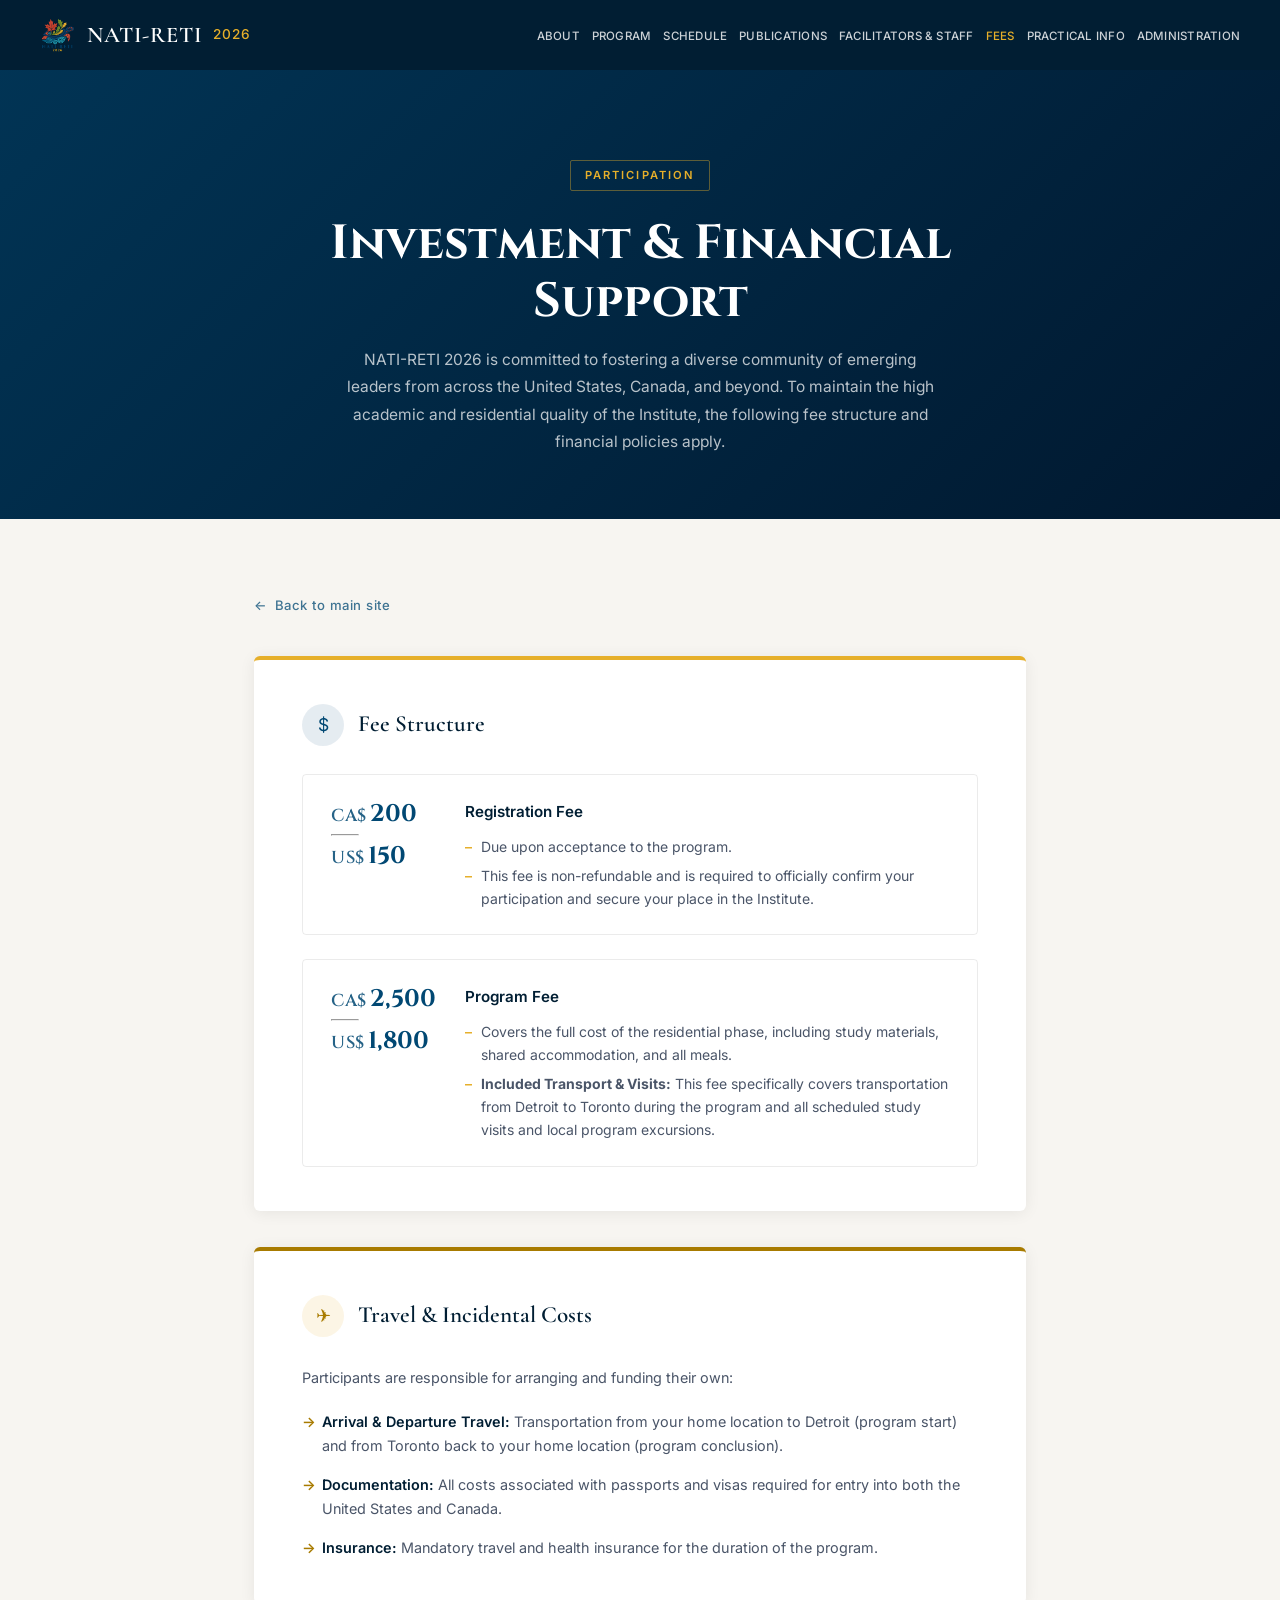
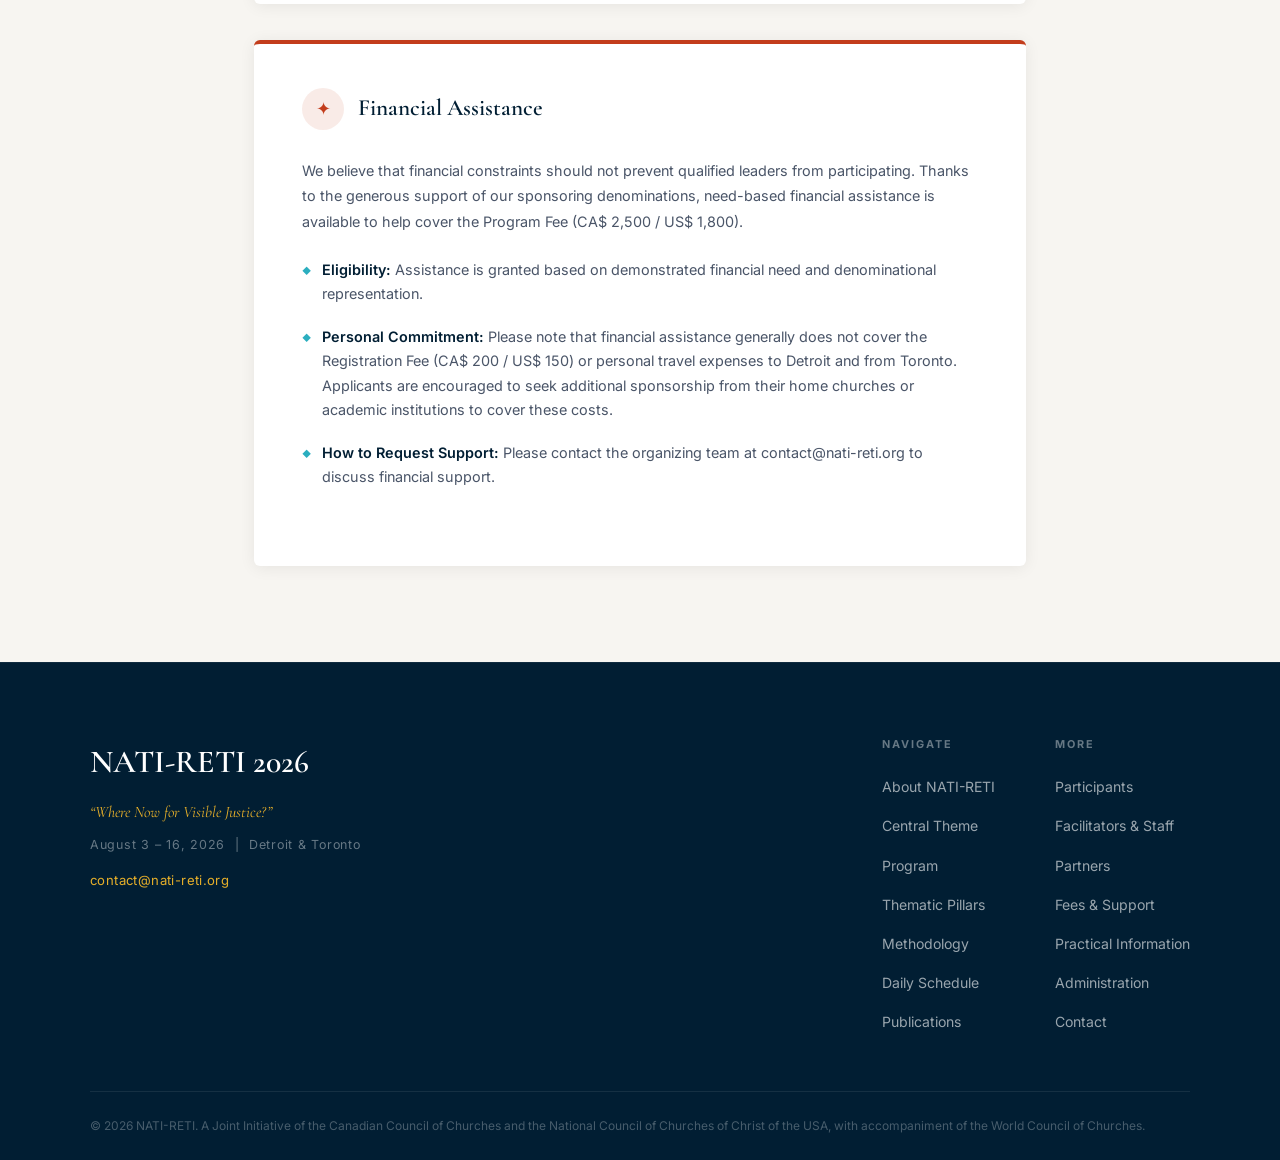
<file: fees.html>
<!DOCTYPE html>
<html lang="en">
<head>
  <meta charset="UTF-8" />
  <meta name="viewport" content="width=device-width, initial-scale=1.0" />
  <title>Investment &amp; Financial Support — NATI-RETI 2026</title>
  <!-- Google tag (gtag.js) -->
  <script async src="https://www.googletagmanager.com/gtag/js?id=G-0VM7DKNVTS"></script>
  <script>
    window.dataLayer = window.dataLayer || [];
    function gtag(){dataLayer.push(arguments);}
    gtag('js', new Date());
    gtag('config', 'G-0VM7DKNVTS');
  </script>
  <link rel="preconnect" href="https://fonts.googleapis.com" />
  <link rel="preconnect" href="https://fonts.gstatic.com" crossorigin />
  <link href="https://fonts.googleapis.com/css2?family=Cinzel:wght@400;600;700;900&family=Cormorant+Garamond:ital,wght@0,300;0,400;0,500;0,600;0,700;1,300;1,400;1,600&family=Inter:wght@300;400;500;600;700&display=swap" rel="stylesheet" />
  <link rel="stylesheet" href="styles.css" />
  <link rel="icon" type="image/x-icon" href="favicon.ico" />
  <link rel="icon" type="image/png" sizes="32x32" href="favicon-32.png" />
  <link rel="icon" type="image/png" sizes="192x192" href="favicon-192.png" />
  <link rel="apple-touch-icon" sizes="512x512" href="favicon-512.png" />
  <style>
    /* ── Fees page specific styles ── */
    .fees-hero {
      background: var(--dark-navy, #01172e);
      padding: 160px 0 64px;
      text-align: center;
      position: relative;
      overflow: hidden;
    }
    .fees-hero::before {
      content: '';
      position: absolute;
      inset: 0;
      background: linear-gradient(135deg, rgba(1,72,115,0.55) 0%, rgba(1,23,46,0.85) 100%);
    }
    .fees-hero-content {
      position: relative;
      z-index: 1;
      max-width: 760px;
      margin: 0 auto;
      padding: 0 24px;
    }
    .fees-hero-tag {
      display: inline-block;
      font-family: var(--font-sans, 'Inter', sans-serif);
      font-size: 0.7rem;
      font-weight: 600;
      letter-spacing: 0.18em;
      text-transform: uppercase;
      color: var(--amber, #e6af2a);
      border: 1px solid rgba(230,175,42,0.4);
      padding: 5px 14px;
      border-radius: 2px;
      margin-bottom: 24px;
    }
    .fees-hero-title {
      font-family: var(--font-display, 'Cinzel', serif);
      font-size: clamp(1.8rem, 4vw, 3rem);
      font-weight: 700;
      color: #fff;
      line-height: 1.2;
      margin-bottom: 16px;
    }
    .fees-hero-subtitle {
      font-family: var(--font-sans, 'Inter', sans-serif);
      font-size: 0.97rem;
      color: rgba(255,255,255,0.72);
      line-height: 1.75;
      max-width: 600px;
      margin: 0 auto;
    }

    /* ── Page body layout ── */
    .fees-page {
      background: #f7f5f1;
      min-height: 60vh;
    }
    .fees-container {
      max-width: 820px;
      margin: 0 auto;
      padding: 72px 24px 96px;
    }

    /* ── Section blocks ── */
    .fees-block {
      background: #fff;
      border-radius: 6px;
      box-shadow: 0 2px 16px rgba(0,0,0,0.07);
      padding: 44px 48px;
      margin-bottom: 36px;
      border-top: 4px solid var(--amber, #e6af2a);
    }
    .fees-block:last-child {
      margin-bottom: 0;
    }
    .fees-block-header {
      display: flex;
      align-items: center;
      gap: 14px;
      margin-bottom: 28px;
    }
    .fees-block-icon {
      width: 42px;
      height: 42px;
      border-radius: 50%;
      display: flex;
      align-items: center;
      justify-content: center;
      font-size: 1.1rem;
      flex-shrink: 0;
    }
    .fees-block-icon--fee   { background: rgba(1,72,115,0.1);  color: var(--dark-blue, #014873); }
    .fees-block-icon--travel { background: rgba(230,175,42,0.12); color: #a87b00; }
    .fees-block-icon--assist { background: rgba(195,61,28,0.1); color: var(--ccc-red, #c33d1c); }

    .fees-block-title {
      font-family: var(--font-serif, 'Cormorant Garamond', Georgia, serif);
      font-size: 1.45rem;
      font-weight: 600;
      color: var(--dark-navy, #01172e);
      margin: 0;
    }

    /* ── Fee items (Registration + Program) ── */
    .fee-items {
      display: flex;
      flex-direction: column;
      gap: 24px;
    }
    .fee-item {
      border: 1px solid rgba(0,0,0,0.08);
      border-radius: 4px;
      padding: 24px 28px;
      display: flex;
      gap: 24px;
      align-items: flex-start;
    }
    .fee-item-amount {
      font-family: var(--font-cinzel, 'Cinzel', Georgia, serif);
      font-weight: 700;
      color: var(--dark-blue, #014873);
      min-width: 110px;
      line-height: 1;
      padding-top: 3px;
      display: flex;
      flex-direction: column;
      gap: 8px;
    }
    .fee-amount-line {
      font-size: 1.5rem;
      display: flex;
      align-items: baseline;
      gap: 3px;
    }
    .fee-amount-line + .fee-amount-line {
      font-size: 1.25rem;
      color: #4a7fa0;
    }
    .fee-currency {
      font-size: 0.72em;
      font-weight: 600;
      letter-spacing: 0.03em;
      opacity: 0.85;
    }
    .fee-amount-divider {
      width: 28px;
      height: 1px;
      background: rgba(0,0,0,0.12);
      margin: 0;
    }
    .fee-item-details {
      flex: 1;
    }
    .fee-item-name {
      font-family: var(--font-sans, 'Inter', sans-serif);
      font-size: 0.95rem;
      font-weight: 600;
      color: var(--dark-navy, #01172e);
      margin-bottom: 10px;
    }
    .fee-item-notes {
      list-style: none;
      padding: 0;
      margin: 0;
      display: flex;
      flex-direction: column;
      gap: 6px;
    }
    .fee-item-notes li {
      font-family: var(--font-sans, 'Inter', sans-serif);
      font-size: 0.875rem;
      color: #4a5568;
      line-height: 1.65;
      padding-left: 16px;
      position: relative;
    }
    .fee-item-notes li::before {
      content: '–';
      position: absolute;
      left: 0;
      color: var(--amber, #e6af2a);
      font-weight: 600;
    }

    /* ── Travel list ── */
    .travel-list {
      list-style: none;
      padding: 0;
      margin: 0;
      display: flex;
      flex-direction: column;
      gap: 14px;
    }
    .travel-list li {
      font-family: var(--font-sans, 'Inter', sans-serif);
      font-size: 0.9rem;
      color: #4a5568;
      line-height: 1.7;
      padding-left: 20px;
      position: relative;
    }
    .travel-list li::before {
      content: '→';
      position: absolute;
      left: 0;
      color: #a87b00;
      font-weight: 600;
    }
    .travel-list li strong {
      color: var(--dark-navy, #01172e);
      font-weight: 600;
    }
    .travel-intro {
      font-family: var(--font-sans, 'Inter', sans-serif);
      font-size: 0.9rem;
      color: #4a5568;
      line-height: 1.75;
      margin-bottom: 20px;
    }

    /* ── Financial assistance ── */
    .assist-intro {
      font-family: var(--font-sans, 'Inter', sans-serif);
      font-size: 0.9rem;
      color: #4a5568;
      line-height: 1.75;
      margin-bottom: 24px;
    }
    .assist-list {
      list-style: none;
      padding: 0;
      margin: 0 0 32px;
      display: flex;
      flex-direction: column;
      gap: 18px;
    }
    .assist-list li {
      font-family: var(--font-sans, 'Inter', sans-serif);
      font-size: 0.9rem;
      color: #4a5568;
      line-height: 1.7;
      padding-left: 20px;
      position: relative;
    }
    .assist-list li::before {
      content: '◆';
      position: absolute;
      left: 0;
      color: var(--teal, #2baebf);
      font-size: 0.55rem;
      top: 6px;
    }
    .assist-list li strong {
      color: var(--dark-navy, #01172e);
      font-weight: 600;
    }
    .assist-cta-wrap {
      border-top: 1px solid rgba(0,0,0,0.08);
      padding-top: 28px;
      display: flex;
      align-items: center;
      gap: 20px;
      flex-wrap: wrap;
    }
    .assist-cta-text {
      font-family: var(--font-sans, 'Inter', sans-serif);
      font-size: 0.875rem;
      color: #4a5568;
      flex: 1;
      min-width: 200px;
    }
    .assist-apply-btn {
      display: inline-block;
      background: var(--ccc-red, #c33d1c);
      color: #fff;
      font-family: var(--font-sans, 'Inter', sans-serif);
      font-size: 0.82rem;
      font-weight: 600;
      letter-spacing: 0.1em;
      text-transform: uppercase;
      padding: 13px 28px;
      border-radius: 3px;
      text-decoration: none;
      transition: background 0.2s;
      white-space: nowrap;
    }
    .assist-apply-btn:hover {
      background: #9e2e10;
    }

    /* ── Back link ── */
    .fees-back {
      display: inline-flex;
      align-items: center;
      gap: 7px;
      font-family: var(--font-sans, 'Inter', sans-serif);
      font-size: 0.82rem;
      font-weight: 500;
      color: var(--dark-blue, #014873);
      text-decoration: none;
      margin-bottom: 40px;
      letter-spacing: 0.04em;
      opacity: 0.75;
      transition: opacity 0.2s;
    }
    .fees-back:hover { opacity: 1; }
    .fees-back::before { content: '←'; font-size: 1em; }

    /* ── Responsive ── */
    @media (max-width: 640px) {
      .fees-block {
        padding: 28px 22px;
      }
      .fee-item {
        flex-direction: column;
        gap: 10px;
        padding: 20px 18px;
      }
      .fee-amount-line {
        font-size: 1.2rem;
      }
      .fee-amount-line + .fee-amount-line {
        font-size: 1rem;
      }
    }
  </style>
</head>
<body>

  <!-- ===================== NAVIGATION ===================== -->
  <nav class="navbar" id="navbar">
    <div class="nav-container">
      <a href="index.html" class="nav-brand">
        <img src="Logos 3/NATI-RETI-transparent.png" alt="NATI-RETI 2026 Logo" class="nav-logo" />
        <span class="nav-brand-abbr">NATI-RETI</span>
        <span class="nav-brand-year">2026</span>
      </a>
      <button class="nav-toggle" id="navToggle" aria-label="Toggle navigation">
        <span></span><span></span><span></span>
      </button>
      <ul class="nav-links" id="navLinks">
        <li><a href="index.html#about">About</a></li>
        <li><a href="index.html#program">Program</a></li>
        <li><a href="schedule.html">Schedule</a></li>
        <li><a href="index.html#publications">Publications</a></li>
        <li><a href="index.html#facilitators">Facilitators &amp; Staff</a></li>
        <li><a href="fees.html" class="nav-active">Fees</a></li>
        <li><a href="practicalities.html">Practical Info</a></li>
        <li><a href="admin/index.html">Administration</a></li>
      </ul>
    </div>
  </nav>

  <!-- ===================== FEES HERO ===================== -->
  <div class="fees-hero">
    <div class="fees-hero-content">
      <span class="fees-hero-tag">Participation</span>
      <h1 class="fees-hero-title">Investment &amp; Financial Support</h1>
      <p class="fees-hero-subtitle">
        NATI-RETI 2026 is committed to fostering a diverse community of emerging leaders from across the United States, Canada, and beyond. To maintain the high academic and residential quality of the Institute, the following fee structure and financial policies apply.
      </p>
    </div>
  </div>

  <!-- ===================== FEES CONTENT ===================== -->
  <div class="fees-page">
    <div class="fees-container">

      <a href="index.html" class="fees-back">Back to main site</a>

      <!-- Fee Structure -->
      <div class="fees-block">
        <div class="fees-block-header">
          <div class="fees-block-icon fees-block-icon--fee">$</div>
          <h2 class="fees-block-title">Fee Structure</h2>
        </div>
        <div class="fee-items">

          <div class="fee-item">
            <div class="fee-item-amount">
                <div class="fee-amount-line"><span class="fee-currency">CA$</span> 200</div>
                <hr class="fee-amount-divider" />
                <div class="fee-amount-line"><span class="fee-currency">US$</span> 150</div>
              </div>
            <div class="fee-item-details">
              <div class="fee-item-name">Registration Fee</div>
              <ul class="fee-item-notes">
                <li>Due upon acceptance to the program.</li>
                <li>This fee is non-refundable and is required to officially confirm your participation and secure your place in the Institute.</li>
              </ul>
            </div>
          </div>

          <div class="fee-item">
            <div class="fee-item-amount">
                <div class="fee-amount-line"><span class="fee-currency">CA$</span> 2,500</div>
                <hr class="fee-amount-divider" />
                <div class="fee-amount-line"><span class="fee-currency">US$</span> 1,800</div>
              </div>
            <div class="fee-item-details">
              <div class="fee-item-name">Program Fee</div>
              <ul class="fee-item-notes">
                <li>Covers the full cost of the residential phase, including study materials, shared accommodation, and all meals.</li>
                <li><strong>Included Transport &amp; Visits:</strong> This fee specifically covers transportation from Detroit to Toronto during the program and all scheduled study visits and local program excursions.</li>
              </ul>
            </div>
          </div>

        </div>
      </div>

      <!-- Travel & Incidental Costs -->
      <div class="fees-block" style="border-top-color: #a87b00;">
        <div class="fees-block-header">
          <div class="fees-block-icon fees-block-icon--travel">✈</div>
          <h2 class="fees-block-title">Travel &amp; Incidental Costs</h2>
        </div>
        <p class="travel-intro">Participants are responsible for arranging and funding their own:</p>
        <ul class="travel-list">
          <li>
            <strong>Arrival &amp; Departure Travel:</strong> Transportation from your home location to Detroit (program start) and from Toronto back to your home location (program conclusion).
          </li>
          <li>
            <strong>Documentation:</strong> All costs associated with passports and visas required for entry into both the United States and Canada.
          </li>
          <li>
            <strong>Insurance:</strong> Mandatory travel and health insurance for the duration of the program.
          </li>
        </ul>
      </div>

      <!-- Financial Assistance -->
      <div class="fees-block" style="border-top-color: var(--ccc-red, #c33d1c);">
        <div class="fees-block-header">
          <div class="fees-block-icon fees-block-icon--assist">✦</div>
          <h2 class="fees-block-title">Financial Assistance</h2>
        </div>
        <p class="assist-intro">
          We believe that financial constraints should not prevent qualified leaders from participating. Thanks to the generous support of our sponsoring denominations, need-based financial assistance is available to help cover the Program Fee (CA$ 2,500 / US$ 1,800).
        </p>
        <ul class="assist-list">
          <li>
            <strong>Eligibility:</strong> Assistance is granted based on demonstrated financial need and denominational representation.
          </li>
          <li>
            <strong>Personal Commitment:</strong> Please note that financial assistance generally does not cover the Registration Fee (CA$ 200 / US$ 150) or personal travel expenses to Detroit and from Toronto. Applicants are encouraged to seek additional sponsorship from their home churches or academic institutions to cover these costs.
          </li>
          <li>
            <strong>How to Request Support:</strong> Please contact the organizing team at <a href="mailto:contact@nati-reti.org">contact@nati-reti.org</a> to discuss financial support.
          </li>
        </ul>
      </div>

    </div>
  </div>

  <!-- ===================== FOOTER ===================== -->
  <footer class="footer">
    <div class="footer-inner">
      <div class="footer-top">
        <div class="footer-brand">
          <div class="footer-brand-name">NATI-RETI 2026</div>
          <p class="footer-brand-tagline">&ldquo;Where Now for Visible Justice?&rdquo;</p>
          <p class="footer-brand-dates">August 3 &ndash; 16, 2026 &nbsp;|&nbsp; Detroit &amp; Toronto</p>
          <a href="mailto:contact@nati-reti.org" class="footer-contact-email">contact@nati-reti.org</a>
        </div>
        <nav class="footer-nav">
          <div class="footer-nav-col">
            <h4 class="footer-nav-heading">Navigate</h4>
            <ul>
              <li><a href="index.html#about">About NATI-RETI</a></li>
              <li><a href="index.html#theme">Central Theme</a></li>
              <li><a href="index.html#program">Program</a></li>
              <li><a href="index.html#pillars">Thematic Pillars</a></li>
              <li><a href="index.html#pedagogy">Methodology</a></li>
              <li><a href="schedule.html">Daily Schedule</a></li>
              <li><a href="index.html#publications">Publications</a></li>
            </ul>
          </div>
          <div class="footer-nav-col">
            <h4 class="footer-nav-heading">More</h4>
            <ul>
              <li><a href="index.html#participants">Participants</a></li>
              <li><a href="index.html#facilitators">Facilitators &amp; Staff</a></li>
              <li><a href="index.html#partners">Partners</a></li>
              <li><a href="fees.html">Fees &amp; Support</a></li>
              <li><a href="practicalities.html">Practical Information</a></li>
              <li><a href="admin/index.html">Administration</a></li>
              <li><a href="mailto:contact@nati-reti.org">Contact</a></li>
            </ul>
          </div>
        </nav>
      </div>
      <div class="footer-bottom">
        <p class="footer-legal">
          &copy; 2026 NATI-RETI. A Joint Initiative of the Canadian Council of Churches and the National Council of Churches of Christ of the USA, with accompaniment of the World Council of Churches.
        </p>
      </div>
    </div>
  </footer>

  <script src="main.js"></script>
</body>
</html>
</file>
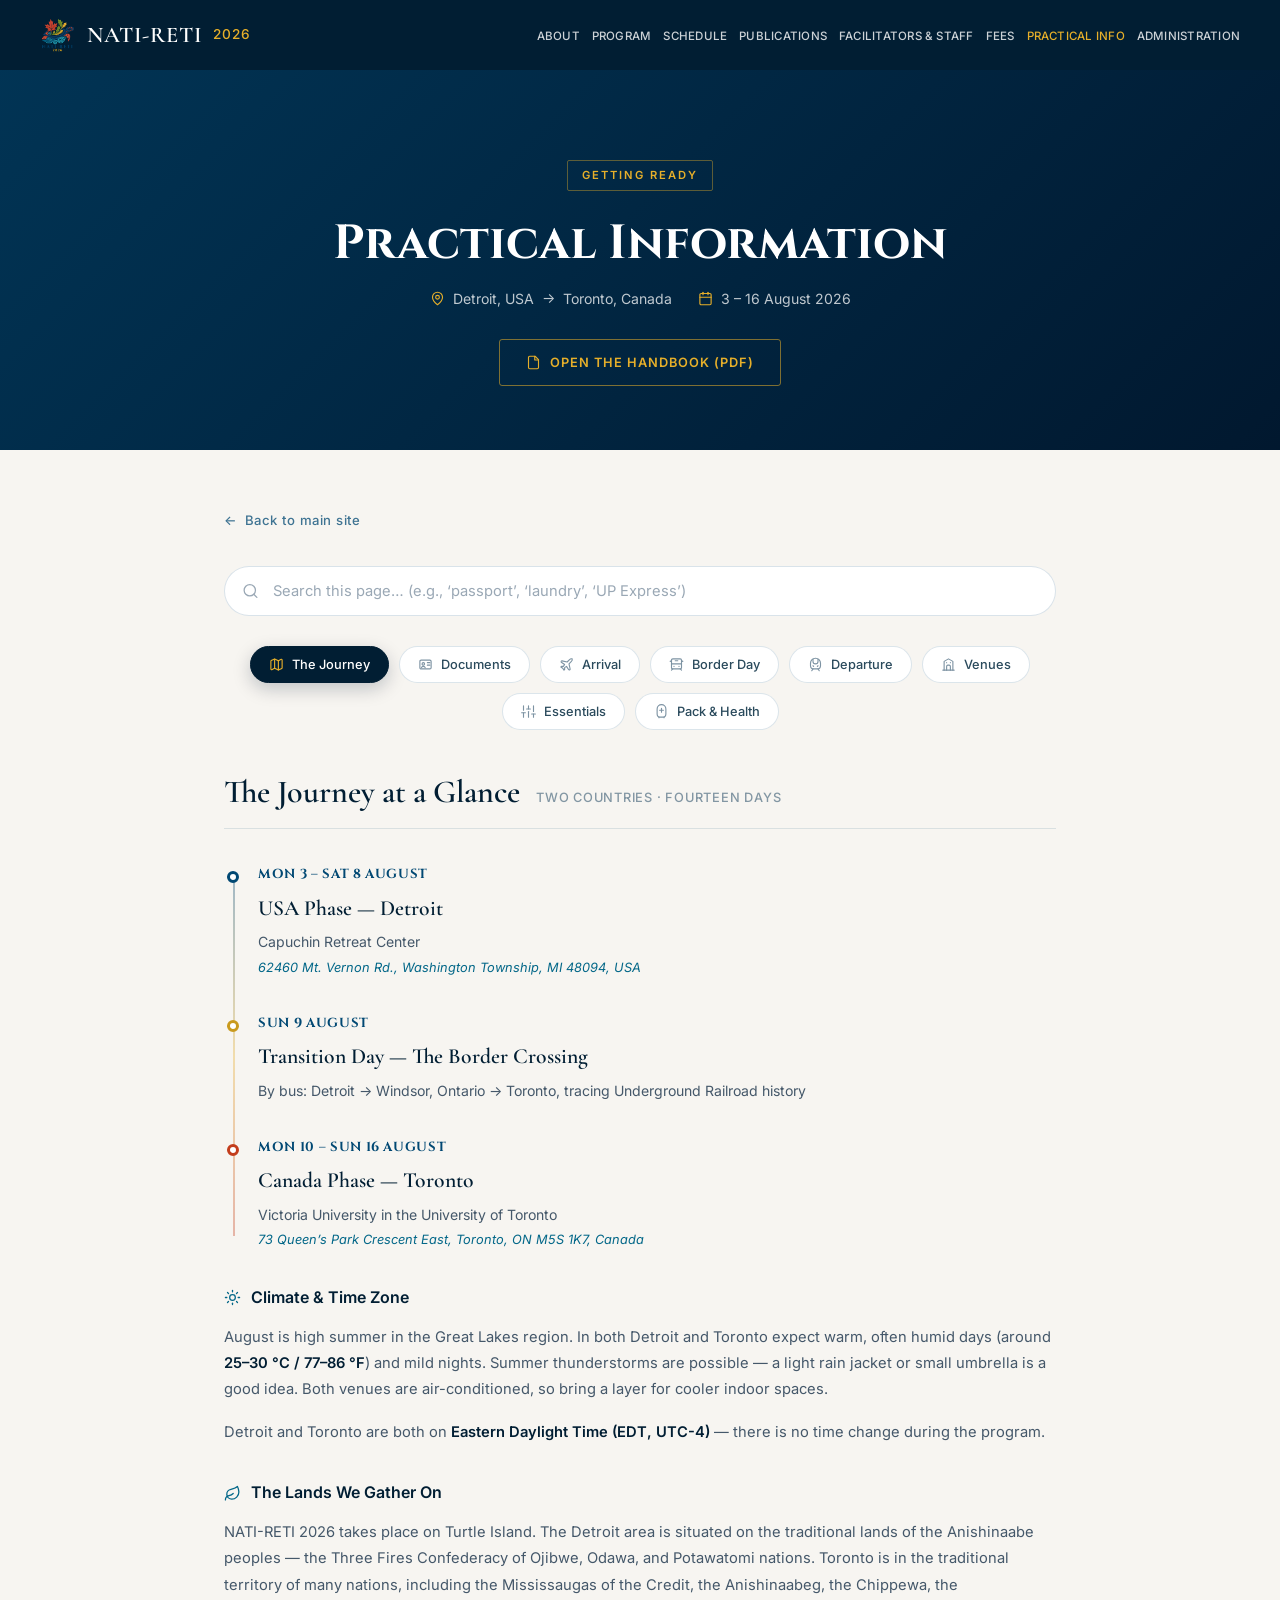
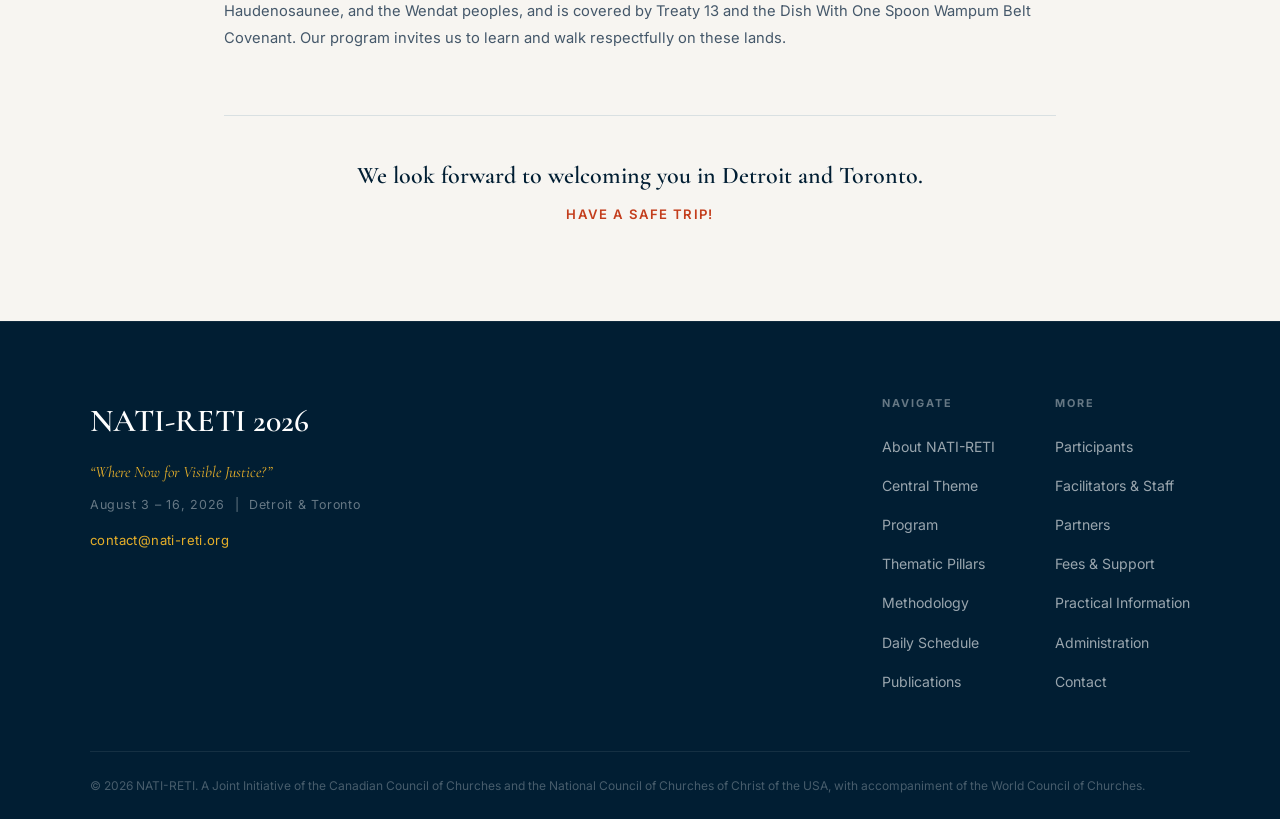
<file: practicalities.html>
<!DOCTYPE html>
<html lang="en">
<head>
  <meta charset="UTF-8" />
  <meta name="viewport" content="width=device-width, initial-scale=1.0" />
  <title>Practical Information — NATI-RETI 2026</title>
  <!-- Google tag (gtag.js) -->
  <script async src="https://www.googletagmanager.com/gtag/js?id=G-0VM7DKNVTS"></script>
  <script>
    window.dataLayer = window.dataLayer || [];
    function gtag(){dataLayer.push(arguments);}
    gtag('js', new Date());
    gtag('config', 'G-0VM7DKNVTS');
  </script>
  <link rel="preconnect" href="https://fonts.googleapis.com" />
  <link rel="preconnect" href="https://fonts.gstatic.com" crossorigin />
  <link href="https://fonts.googleapis.com/css2?family=Cinzel:wght@400;600;700;900&family=Cormorant+Garamond:ital,wght@0,300;0,400;0,500;0,600;0,700;1,300;1,400;1,600&family=Inter:wght@300;400;500;600;700&display=swap" rel="stylesheet" />
  <link rel="stylesheet" href="styles.css" />
  <link rel="icon" type="image/x-icon" href="favicon.ico" />
  <link rel="icon" type="image/png" sizes="32x32" href="favicon-32.png" />
  <link rel="icon" type="image/png" sizes="192x192" href="favicon-192.png" />
  <link rel="apple-touch-icon" sizes="512x512" href="favicon-512.png" />
  <style>
    /* ═══════════ Practicalities — interactive handbook ═══════════ */
    .prac-hero {
      background: var(--dark-navy, #01172e);
      padding: 160px 0 64px;
      text-align: center;
      position: relative;
      overflow: hidden;
    }
    .prac-hero::before {
      content: '';
      position: absolute;
      inset: 0;
      background: linear-gradient(135deg, rgba(1,72,115,0.55) 0%, rgba(1,23,46,0.85) 100%);
    }
    .prac-hero-content {
      position: relative;
      z-index: 1;
      max-width: 760px;
      margin: 0 auto;
      padding: 0 24px;
    }
    .prac-hero-tag {
      display: inline-block;
      font-family: var(--font-sans, 'Inter', sans-serif);
      font-size: 0.7rem;
      font-weight: 600;
      letter-spacing: 0.18em;
      text-transform: uppercase;
      color: var(--amber, #e6af2a);
      border: 1px solid rgba(230,175,42,0.4);
      padding: 5px 14px;
      border-radius: 2px;
      margin-bottom: 24px;
    }
    .prac-hero-title {
      font-family: var(--font-display, 'Cinzel', serif);
      font-size: clamp(1.8rem, 4vw, 3rem);
      font-weight: 700;
      color: #fff;
      line-height: 1.2;
      margin-bottom: 14px;
    }
    .prac-hero-meta {
      display: flex;
      justify-content: center;
      align-items: center;
      flex-wrap: wrap;
      gap: 10px 26px;
      font-family: var(--font-sans, 'Inter', sans-serif);
      font-size: 0.88rem;
      color: rgba(255,255,255,0.75);
    }
    .prac-hero-meta span {
      display: inline-flex;
      align-items: center;
      gap: 8px;
    }
    .prac-hero-meta svg { color: var(--amber, #e6af2a); }
    .prac-download-btn {
      display: inline-flex;
      align-items: center;
      gap: 9px;
      margin-top: 28px;
      padding: 12px 26px;
      font-family: var(--font-sans, 'Inter', sans-serif);
      font-size: 0.8rem;
      font-weight: 600;
      letter-spacing: 0.08em;
      text-transform: uppercase;
      color: var(--amber, #e6af2a);
      border: 1.5px solid rgba(230,175,42,0.55);
      border-radius: 3px;
      text-decoration: none;
      transition: all 0.22s ease;
    }
    .prac-download-btn:hover {
      background: var(--amber, #e6af2a);
      color: var(--dark-navy, #01172e);
      border-color: var(--amber, #e6af2a);
    }

    .prac-page {
      background: #f7f5f1;
      min-height: 60vh;
    }
    .prac-container {
      max-width: 880px;
      margin: 0 auto;
      padding: 56px 24px 96px;
    }

    .prac-back {
      display: inline-flex;
      align-items: center;
      gap: 7px;
      font-family: var(--font-sans, 'Inter', sans-serif);
      font-size: 0.82rem;
      font-weight: 500;
      color: var(--dark-blue, #014873);
      text-decoration: none;
      margin-bottom: 34px;
      letter-spacing: 0.04em;
      opacity: 0.75;
      transition: opacity 0.2s;
    }
    .prac-back:hover { opacity: 1; }
    .prac-back::before { content: '←'; font-size: 1em; }

    /* ── Search ── */
    .prac-search {
      position: relative;
      margin-bottom: 30px;
    }
    .prac-search svg {
      position: absolute;
      left: 18px;
      top: 50%;
      transform: translateY(-50%);
      color: #9aa8b5;
      pointer-events: none;
    }
    .prac-search input {
      width: 100%;
      box-sizing: border-box;
      font-family: var(--font-sans, 'Inter', sans-serif);
      font-size: 0.92rem;
      color: var(--text-dark, #012030);
      background: #fff;
      border: 1px solid rgba(1,72,115,0.15);
      border-radius: 40px;
      padding: 15px 48px;
      outline: none;
      transition: border-color 0.2s, box-shadow 0.2s;
    }
    .prac-search input:focus {
      border-color: rgba(1,72,115,0.45);
      box-shadow: 0 2px 18px rgba(1,72,115,0.08);
    }
    .prac-search input::placeholder { color: #9aa8b5; }
    .prac-search-clear {
      position: absolute;
      right: 12px;
      top: 50%;
      transform: translateY(-50%);
      border: none;
      background: rgba(1,72,115,0.08);
      color: var(--dark-blue, #014873);
      width: 28px;
      height: 28px;
      border-radius: 50%;
      cursor: pointer;
      font-size: 0.85rem;
      line-height: 1;
      display: none;
      align-items: center;
      justify-content: center;
    }
    .prac-search.has-query .prac-search-clear { display: inline-flex; }

    /* ── Tabs ── */
    .prac-tabs {
      display: flex;
      flex-wrap: wrap;
      justify-content: center;
      gap: 10px;
      margin-bottom: 44px;
    }
    .prac-tab {
      display: inline-flex;
      align-items: center;
      gap: 8px;
      font-family: var(--font-sans, 'Inter', sans-serif);
      font-size: 0.8rem;
      font-weight: 500;
      color: var(--text-mid, #2a4a5c);
      background: #fff;
      border: 1px solid rgba(1,72,115,0.14);
      border-radius: 30px;
      padding: 10px 18px;
      cursor: pointer;
      transition: all 0.22s ease;
      white-space: nowrap;
    }
    .prac-tab svg { color: #7d93a3; transition: color 0.22s; }
    .prac-tab:hover {
      border-color: rgba(1,72,115,0.4);
      transform: translateY(-1px);
    }
    .prac-tab.active {
      background: var(--dark-navy, #01172e);
      border-color: var(--dark-navy, #01172e);
      color: #fff;
      box-shadow: 0 6px 18px rgba(1,23,46,0.22);
    }
    .prac-tab.active svg { color: var(--amber, #e6af2a); }
    .prac-tab .tab-hits {
      background: var(--amber, #e6af2a);
      color: var(--dark-navy, #01172e);
      font-size: 0.68rem;
      font-weight: 700;
      border-radius: 12px;
      padding: 1px 7px;
      display: none;
    }
    .prac-tab.has-hits .tab-hits { display: inline-block; }

    /* ── Panels ── */
    .prac-panel { display: none; }
    .prac-panel.active {
      display: block;
      animation: pracFadeUp 0.4s ease both;
    }
    @keyframes pracFadeUp {
      from { opacity: 0; transform: translateY(14px); }
      to   { opacity: 1; transform: translateY(0); }
    }

    .prac-panel-head {
      display: flex;
      align-items: baseline;
      gap: 16px;
      border-bottom: 1px solid rgba(1,72,115,0.12);
      padding-bottom: 18px;
      margin-bottom: 34px;
    }
    .prac-panel-title {
      font-family: var(--font-serif, 'Cormorant Garamond', Georgia, serif);
      font-size: 2rem;
      font-weight: 600;
      color: var(--dark-navy, #01172e);
      margin: 0;
      line-height: 1.15;
    }
    .prac-panel-sub {
      font-family: var(--font-sans, 'Inter', sans-serif);
      font-size: 0.8rem;
      color: #8296a3;
      letter-spacing: 0.06em;
      text-transform: uppercase;
      font-weight: 500;
    }

    .p-item { margin-bottom: 34px; }
    .p-item:last-child { margin-bottom: 0; }
    .p-item.search-hidden { display: none; }

    .p-item-origin {
      display: none;
      font-family: var(--font-sans, 'Inter', sans-serif);
      font-size: 0.68rem;
      font-weight: 600;
      letter-spacing: 0.14em;
      text-transform: uppercase;
      color: #a87b00;
      margin-bottom: 8px;
    }
    .search-mode .p-item-origin { display: block; }

    .p-h {
      font-family: var(--font-sans, 'Inter', sans-serif);
      font-size: 1rem;
      font-weight: 600;
      color: var(--dark-navy, #01172e);
      margin: 0 0 12px;
      display: flex;
      align-items: center;
      gap: 10px;
    }
    .p-h svg { color: var(--dark-teal, #036788); flex-shrink: 0; }

    .p-text {
      font-family: var(--font-sans, 'Inter', sans-serif);
      font-size: 0.92rem;
      color: #45586a;
      line-height: 1.8;
      margin: 0 0 16px;
    }
    .p-text:last-child { margin-bottom: 0; }
    .p-text strong { color: var(--dark-navy, #01172e); font-weight: 600; }
    .p-text a, .p-list a {
      color: var(--dark-blue, #014873);
      text-decoration: underline;
      text-decoration-color: rgba(1,72,115,0.3);
      text-underline-offset: 3px;
      transition: text-decoration-color 0.2s;
    }
    .p-text a:hover, .p-list a:hover { text-decoration-color: var(--dark-blue, #014873); }

    .p-list {
      list-style: none;
      padding: 0;
      margin: 0 0 16px;
      display: flex;
      flex-direction: column;
      gap: 12px;
    }
    .p-list li {
      font-family: var(--font-sans, 'Inter', sans-serif);
      font-size: 0.9rem;
      color: #45586a;
      line-height: 1.75;
      padding-left: 22px;
      position: relative;
    }
    .p-list li::before {
      content: '→';
      position: absolute;
      left: 0;
      color: #a87b00;
      font-weight: 600;
    }
    .p-list li strong { color: var(--dark-navy, #01172e); font-weight: 600; }

    /* ── Important strip ── */
    .p-important {
      display: flex;
      gap: 14px;
      align-items: flex-start;
      border-left: 3px solid var(--amber, #e6af2a);
      background: linear-gradient(90deg, rgba(230,175,42,0.1), rgba(230,175,42,0.02));
      border-radius: 0 6px 6px 0;
      padding: 18px 22px;
      margin-bottom: 24px;
      font-family: var(--font-sans, 'Inter', sans-serif);
      font-size: 0.9rem;
      color: #45586a;
      line-height: 1.7;
    }
    .p-important svg { color: #a87b00; flex-shrink: 0; margin-top: 2px; }
    .p-important strong { color: #8a6500; }

    /* ── Journey timeline ── */
    .journey-line {
      position: relative;
      margin: 8px 0 10px;
      padding-left: 34px;
    }
    .journey-line::before {
      content: '';
      position: absolute;
      left: 9px;
      top: 14px;
      bottom: 14px;
      width: 2px;
      background: linear-gradient(180deg, var(--dark-blue, #014873), var(--amber, #e6af2a), var(--ccc-red, #c33d1c));
      opacity: 0.35;
    }
    .journey-stop {
      position: relative;
      padding: 0 0 34px;
    }
    .journey-stop:last-child { padding-bottom: 0; }
    .journey-stop::before {
      content: '';
      position: absolute;
      left: -31px;
      top: 8px;
      width: 12px;
      height: 12px;
      border-radius: 50%;
      background: #fff;
      border: 3px solid var(--dark-blue, #014873);
    }
    .journey-stop:nth-child(2)::before { border-color: #c99a1e; }
    .journey-stop:nth-child(3)::before { border-color: var(--ccc-red, #c33d1c); }
    .journey-stop-dates {
      font-family: var(--font-cinzel, 'Cinzel', Georgia, serif);
      font-size: 0.82rem;
      font-weight: 700;
      letter-spacing: 0.05em;
      color: var(--dark-blue, #014873);
      margin-bottom: 4px;
    }
    .journey-stop-name {
      font-family: var(--font-serif, 'Cormorant Garamond', Georgia, serif);
      font-size: 1.35rem;
      font-weight: 600;
      color: var(--dark-navy, #01172e);
      margin: 0 0 4px;
    }
    .journey-stop-place {
      font-family: var(--font-sans, 'Inter', sans-serif);
      font-size: 0.88rem;
      color: #45586a;
      line-height: 1.65;
    }
    .journey-stop-address {
      display: block;
      font-size: 0.8rem;
      font-style: italic;
      color: var(--dark-teal, #036788);
      margin-top: 3px;
    }

    /* ── Crossing timeline (dots) ── */
    .crossing-list {
      list-style: none;
      padding: 0;
      margin: 0 0 18px;
    }
    .crossing-list li {
      font-family: var(--font-sans, 'Inter', sans-serif);
      font-size: 0.9rem;
      color: #45586a;
      line-height: 1.7;
      padding: 9px 0 9px 26px;
      position: relative;
      border-left: 2px solid rgba(1,72,115,0.15);
      margin-left: 7px;
    }
    .crossing-list li::before {
      content: '';
      position: absolute;
      left: -6px;
      top: 16px;
      width: 10px;
      height: 10px;
      border-radius: 50%;
      background: var(--amber, #e6af2a);
      border: 2px solid #f7f5f1;
      box-shadow: 0 0 0 1px rgba(1,72,115,0.25);
    }
    .crossing-list li strong { color: var(--dark-navy, #01172e); font-weight: 600; }

    /* ── Venues ── */
    .venue {
      padding: 4px 0 30px;
      margin-bottom: 30px;
      border-bottom: 1px solid rgba(1,72,115,0.1);
    }
    .venue:last-child { border-bottom: none; margin-bottom: 0; padding-bottom: 0; }
    .venue-flag {
      font-family: var(--font-sans, 'Inter', sans-serif);
      font-size: 0.68rem;
      font-weight: 600;
      letter-spacing: 0.16em;
      text-transform: uppercase;
      color: #a87b00;
      margin-bottom: 6px;
    }
    .venue-name {
      font-family: var(--font-serif, 'Cormorant Garamond', Georgia, serif);
      font-size: 1.55rem;
      font-weight: 600;
      color: var(--dark-navy, #01172e);
      margin: 0 0 4px;
    }
    .venue-address {
      font-family: var(--font-sans, 'Inter', sans-serif);
      font-size: 0.82rem;
      font-style: italic;
      color: var(--dark-teal, #036788);
      margin-bottom: 16px;
    }
    .venue-links {
      display: flex;
      flex-wrap: wrap;
      gap: 10px;
      margin-top: 18px;
    }
    .venue-chip {
      display: inline-flex;
      align-items: center;
      gap: 7px;
      font-family: var(--font-sans, 'Inter', sans-serif);
      font-size: 0.78rem;
      font-weight: 500;
      color: var(--dark-blue, #014873);
      background: #fff;
      border: 1px solid rgba(1,72,115,0.18);
      border-radius: 24px;
      padding: 8px 16px;
      text-decoration: none;
      transition: all 0.2s;
      white-space: nowrap;
    }
    .venue-chip svg { color: #a87b00; }
    .venue-chip:hover {
      border-color: var(--dark-blue, #014873);
      box-shadow: 0 4px 12px rgba(1,72,115,0.12);
      transform: translateY(-1px);
    }

    /* ── Accordions ── */
    .acc {
      border-bottom: 1px solid rgba(1,72,115,0.1);
    }
    .acc:first-of-type { border-top: 1px solid rgba(1,72,115,0.1); }
    .acc-head {
      width: 100%;
      display: flex;
      align-items: center;
      gap: 14px;
      background: none;
      border: none;
      text-align: left;
      cursor: pointer;
      padding: 18px 4px;
      font-family: var(--font-sans, 'Inter', sans-serif);
      font-size: 0.95rem;
      font-weight: 600;
      color: var(--dark-navy, #01172e);
      transition: color 0.2s;
    }
    .acc-head:hover { color: var(--dark-blue, #014873); }
    .acc-head svg.acc-icon { color: var(--dark-teal, #036788); flex-shrink: 0; }
    .acc-head .acc-chevron {
      margin-left: auto;
      color: #9aa8b5;
      transition: transform 0.3s ease;
      flex-shrink: 0;
    }
    .acc.open .acc-chevron { transform: rotate(180deg); }
    .acc-body {
      max-height: 0;
      overflow: hidden;
      transition: max-height 0.38s ease;
    }
    .acc-body-inner { padding: 2px 4px 22px 42px; }
    .acc-body .p-text { font-size: 0.88rem; }

    /* ── Packing checklist ── */
    .pack-hint {
      font-family: var(--font-sans, 'Inter', sans-serif);
      font-size: 0.8rem;
      color: #8296a3;
      font-style: italic;
      margin-bottom: 18px;
    }
    .pack-grid {
      display: grid;
      grid-template-columns: 1fr 1fr;
      gap: 6px 28px;
      margin-bottom: 14px;
    }
    .pack-item {
      display: flex;
      align-items: flex-start;
      gap: 12px;
      font-family: var(--font-sans, 'Inter', sans-serif);
      font-size: 0.88rem;
      color: #45586a;
      line-height: 1.55;
      padding: 9px 10px;
      border-radius: 6px;
      cursor: pointer;
      transition: background 0.18s;
      user-select: none;
    }
    .pack-item:hover { background: rgba(1,72,115,0.05); }
    .pack-box {
      width: 19px;
      height: 19px;
      border-radius: 5px;
      border: 1.5px solid rgba(1,72,115,0.35);
      background: #fff;
      flex-shrink: 0;
      margin-top: 1px;
      display: inline-flex;
      align-items: center;
      justify-content: center;
      transition: all 0.2s;
    }
    .pack-box svg { opacity: 0; transform: scale(0.5); transition: all 0.2s; color: #fff; }
    .pack-item.checked .pack-box {
      background: var(--dark-teal, #036788);
      border-color: var(--dark-teal, #036788);
    }
    .pack-item.checked .pack-box svg { opacity: 1; transform: scale(1); }
    .pack-item.checked { color: #9aa8b5; text-decoration: line-through; text-decoration-color: rgba(1,72,115,0.25); }
    .pack-progress {
      font-family: var(--font-sans, 'Inter', sans-serif);
      font-size: 0.78rem;
      color: var(--dark-teal, #036788);
      font-weight: 600;
      letter-spacing: 0.04em;
    }

    /* ── Search empty state ── */
    .prac-noresults {
      display: none;
      text-align: center;
      padding: 40px 0 10px;
      font-family: var(--font-sans, 'Inter', sans-serif);
      font-size: 0.92rem;
      color: #8296a3;
    }

    /* ── Closing ── */
    .prac-closing {
      text-align: center;
      margin-top: 64px;
      padding-top: 40px;
      border-top: 1px solid rgba(1,72,115,0.12);
    }
    .prac-closing-line1 {
      font-family: var(--font-serif, 'Cormorant Garamond', Georgia, serif);
      font-size: 1.5rem;
      font-weight: 600;
      color: var(--dark-navy, #01172e);
      margin-bottom: 6px;
    }
    .prac-closing-line2 {
      font-family: var(--font-sans, 'Inter', sans-serif);
      font-size: 0.82rem;
      color: var(--ccc-red, #c33d1c);
      font-weight: 600;
      letter-spacing: 0.1em;
      text-transform: uppercase;
    }

    /* ── Responsive ── */
    @media (max-width: 640px) {
      .prac-tabs { gap: 8px; }
      .prac-tab { padding: 9px 14px; font-size: 0.75rem; }
      .pack-grid { grid-template-columns: 1fr; }
      .acc-body-inner { padding-left: 4px; }
      .prac-panel-title { font-size: 1.6rem; }
    }
  </style>
</head>
<body>

  <!-- ===================== NAVIGATION ===================== -->
  <nav class="navbar" id="navbar">
    <div class="nav-container">
      <a href="index.html" class="nav-brand">
        <img src="Logos 3/NATI-RETI-transparent.png" alt="NATI-RETI 2026 Logo" class="nav-logo" />
        <span class="nav-brand-abbr">NATI-RETI</span>
        <span class="nav-brand-year">2026</span>
      </a>
      <button class="nav-toggle" id="navToggle" aria-label="Toggle navigation">
        <span></span><span></span><span></span>
      </button>
      <ul class="nav-links" id="navLinks">
        <li><a href="index.html#about">About</a></li>
        <li><a href="index.html#program">Program</a></li>
        <li><a href="schedule.html">Schedule</a></li>
        <li><a href="index.html#publications">Publications</a></li>
        <li><a href="index.html#facilitators">Facilitators &amp; Staff</a></li>
        <li><a href="fees.html">Fees</a></li>
        <li><a href="practicalities.html" class="nav-active">Practical Info</a></li>
        <li><a href="admin/index.html">Administration</a></li>
      </ul>
    </div>
  </nav>

  <!-- ===================== HERO ===================== -->
  <div class="prac-hero">
    <div class="prac-hero-content">
      <span class="prac-hero-tag">Getting Ready</span>
      <h1 class="prac-hero-title">Practical Information</h1>
      <div class="prac-hero-meta">
        <span>
          <svg width="15" height="15" viewBox="0 0 24 24" fill="none" stroke="currentColor" stroke-width="1.8" stroke-linecap="round" stroke-linejoin="round"><path d="M20 10c0 6-8 12-8 12s-8-6-8-12a8 8 0 0 1 16 0Z"/><circle cx="12" cy="10" r="3"/></svg>
          Detroit, USA &nbsp;→&nbsp; Toronto, Canada
        </span>
        <span>
          <svg width="15" height="15" viewBox="0 0 24 24" fill="none" stroke="currentColor" stroke-width="1.8" stroke-linecap="round" stroke-linejoin="round"><rect x="3" y="4" width="18" height="18" rx="2"/><line x1="16" y1="2" x2="16" y2="6"/><line x1="8" y1="2" x2="8" y2="6"/><line x1="3" y1="10" x2="21" y2="10"/></svg>
          3 – 16 August 2026
        </span>
      </div>
      <a class="prac-download-btn" href="NATI-RETI-2026-Practical-Information-Handbook.pdf" target="_blank" rel="noopener">
        <svg width="15" height="15" viewBox="0 0 24 24" fill="none" stroke="currentColor" stroke-width="1.8" stroke-linecap="round" stroke-linejoin="round"><path d="M14.5 2H6a2 2 0 0 0-2 2v16a2 2 0 0 0 2 2h12a2 2 0 0 0 2-2V7.5L14.5 2z"/><polyline points="14 2 14 8 20 8"/></svg>
        Open the Handbook (PDF)
      </a>
    </div>
  </div>

  <!-- ===================== CONTENT ===================== -->
  <div class="prac-page">
    <div class="prac-container">

      <a href="index.html" class="prac-back">Back to main site</a>

      <!-- Search -->
      <div class="prac-search" id="pracSearch">
        <svg width="17" height="17" viewBox="0 0 24 24" fill="none" stroke="currentColor" stroke-width="1.8" stroke-linecap="round" stroke-linejoin="round"><circle cx="11" cy="11" r="8"/><line x1="21" y1="21" x2="16.65" y2="16.65"/></svg>
        <input type="text" id="pracSearchInput" placeholder="Search this page… (e.g., ‘passport’, ‘laundry’, ‘UP Express’)" autocomplete="off" />
        <button class="prac-search-clear" id="pracSearchClear" aria-label="Clear search">✕</button>
      </div>

      <!-- Tabs -->
      <div class="prac-tabs" id="pracTabs" role="tablist">
        <button class="prac-tab active" data-panel="journey" role="tab">
          <svg width="15" height="15" viewBox="0 0 24 24" fill="none" stroke="currentColor" stroke-width="1.8" stroke-linecap="round" stroke-linejoin="round"><path d="M14.106 5.553a2 2 0 0 0 1.788 0l3.659-1.83A1 1 0 0 1 21 4.619v12.764a1 1 0 0 1-.553.894l-4.553 2.277a2 2 0 0 1-1.788 0l-4.212-2.106a2 2 0 0 0-1.788 0l-3.659 1.83A1 1 0 0 1 3 19.381V6.618a1 1 0 0 1 .553-.894l4.553-2.277a2 2 0 0 1 1.788 0z"/><path d="M15 5.764v15"/><path d="M9 3.236v15"/></svg>
          The Journey<span class="tab-hits"></span>
        </button>
        <button class="prac-tab" data-panel="documents" role="tab">
          <svg width="15" height="15" viewBox="0 0 24 24" fill="none" stroke="currentColor" stroke-width="1.8" stroke-linecap="round" stroke-linejoin="round"><rect x="3" y="5" width="18" height="14" rx="2"/><circle cx="8.5" cy="11" r="2"/><path d="M5.5 17c.5-1.5 1.5-2 3-2s2.5.5 3 2"/><line x1="15" y1="9" x2="19" y2="9"/><line x1="15" y1="13" x2="19" y2="13"/></svg>
          Documents<span class="tab-hits"></span>
        </button>
        <button class="prac-tab" data-panel="arrival" role="tab">
          <svg width="15" height="15" viewBox="0 0 24 24" fill="none" stroke="currentColor" stroke-width="1.8" stroke-linecap="round" stroke-linejoin="round"><path d="M17.8 19.2 16 11l3.5-3.5C21 6 21.5 4 21 3c-1-.5-3 0-4.5 1.5L13 8 4.8 6.2c-.5-.1-.9.1-1.1.5l-.3.5c-.2.5-.1 1 .3 1.3L9 12l-2 3H4l-1 1 3 2 2 3 1-1v-3l3-2 3.5 5.3c.3.4.8.5 1.3.3l.5-.2c.4-.3.6-.7.5-1.2z"/></svg>
          Arrival<span class="tab-hits"></span>
        </button>
        <button class="prac-tab" data-panel="crossing" role="tab">
          <svg width="15" height="15" viewBox="0 0 24 24" fill="none" stroke="currentColor" stroke-width="1.8" stroke-linecap="round" stroke-linejoin="round"><path d="M4 6 2 7"/><path d="M10 6h4"/><path d="m22 7-2-1"/><rect x="4" y="3" width="16" height="16" rx="2"/><path d="M4 11h16"/><path d="M8 15h.01"/><path d="M16 15h.01"/><path d="m6 19-2 2"/><path d="m18 19 2 2"/></svg>
          Border Day<span class="tab-hits"></span>
        </button>
        <button class="prac-tab" data-panel="departure" role="tab">
          <svg width="15" height="15" viewBox="0 0 24 24" fill="none" stroke="currentColor" stroke-width="1.8" stroke-linecap="round" stroke-linejoin="round"><path d="M8 3.1V7a4 4 0 0 0 8 0V3.1"/><path d="m9 15-1-1"/><path d="m15 15 1-1"/><path d="M9 19c-2.8 0-5-2.2-5-5v-4a8 8 0 0 1 16 0v4c0 2.8-2.2 5-5 5Z"/><path d="m8 19-2 3"/><path d="m16 19 2 3"/></svg>
          Departure<span class="tab-hits"></span>
        </button>
        <button class="prac-tab" data-panel="venues" role="tab">
          <svg width="15" height="15" viewBox="0 0 24 24" fill="none" stroke="currentColor" stroke-width="1.8" stroke-linecap="round" stroke-linejoin="round"><path d="M3 21h18"/><path d="M5 21V7l7-4 7 4v14"/><path d="M9 21v-6a2 2 0 0 1 2-2h2a2 2 0 0 1 2 2v6"/><path d="M9 9h.01"/><path d="M15 9h.01"/></svg>
          Venues<span class="tab-hits"></span>
        </button>
        <button class="prac-tab" data-panel="essentials" role="tab">
          <svg width="15" height="15" viewBox="0 0 24 24" fill="none" stroke="currentColor" stroke-width="1.8" stroke-linecap="round" stroke-linejoin="round"><line x1="4" y1="21" x2="4" y2="14"/><line x1="4" y1="10" x2="4" y2="3"/><line x1="12" y1="21" x2="12" y2="12"/><line x1="12" y1="8" x2="12" y2="3"/><line x1="20" y1="21" x2="20" y2="16"/><line x1="20" y1="12" x2="20" y2="3"/><line x1="1" y1="14" x2="7" y2="14"/><line x1="9" y1="8" x2="15" y2="8"/><line x1="17" y1="16" x2="23" y2="16"/></svg>
          Essentials<span class="tab-hits"></span>
        </button>
        <button class="prac-tab" data-panel="packing" role="tab">
          <svg width="15" height="15" viewBox="0 0 24 24" fill="none" stroke="currentColor" stroke-width="1.8" stroke-linecap="round" stroke-linejoin="round"><path d="M9 10h6"/><path d="M12 7v6"/><path d="M5 8a7 7 0 0 1 14 0v8a5 5 0 0 1-5 5h-4a5 5 0 0 1-5-5Z"/><path d="M8 21v1"/><path d="M16 21v1"/></svg>
          Pack &amp; Health<span class="tab-hits"></span>
        </button>
      </div>

      <div class="prac-noresults" id="pracNoResults">No results — try another word, or browse the sections above.</div>

      <!-- ═══════════ PANEL: JOURNEY ═══════════ -->
      <section class="prac-panel active" id="panel-journey" data-name="The Journey">
        <div class="prac-panel-head">
          <h2 class="prac-panel-title">The Journey at a Glance</h2>
          <span class="prac-panel-sub">Two countries · Fourteen days</span>
        </div>

        <div class="p-item" data-tab="journey">
          <div class="p-item-origin">The Journey</div>
          <div class="journey-line">
            <div class="journey-stop">
              <div class="journey-stop-dates">MON 3 – SAT 8 AUGUST</div>
              <h3 class="journey-stop-name">USA Phase — Detroit</h3>
              <div class="journey-stop-place">
                Capuchin Retreat Center
                <span class="journey-stop-address">62460 Mt. Vernon Rd., Washington Township, MI 48094, USA</span>
              </div>
            </div>
            <div class="journey-stop">
              <div class="journey-stop-dates">SUN 9 AUGUST</div>
              <h3 class="journey-stop-name">Transition Day — The Border Crossing</h3>
              <div class="journey-stop-place">
                By bus: Detroit → Windsor, Ontario → Toronto, tracing Underground Railroad history
              </div>
            </div>
            <div class="journey-stop">
              <div class="journey-stop-dates">MON 10 – SUN 16 AUGUST</div>
              <h3 class="journey-stop-name">Canada Phase — Toronto</h3>
              <div class="journey-stop-place">
                Victoria University in the University of Toronto
                <span class="journey-stop-address">73 Queen’s Park Crescent East, Toronto, ON M5S 1K7, Canada</span>
              </div>
            </div>
          </div>
        </div>

        <div class="p-item" data-tab="journey">
          <div class="p-item-origin">The Journey</div>
          <h3 class="p-h">
            <svg width="17" height="17" viewBox="0 0 24 24" fill="none" stroke="currentColor" stroke-width="1.8" stroke-linecap="round" stroke-linejoin="round"><circle cx="12" cy="12" r="4"/><path d="M12 2v2"/><path d="M12 20v2"/><path d="m4.93 4.93 1.41 1.41"/><path d="m17.66 17.66 1.41 1.41"/><path d="M2 12h2"/><path d="M20 12h2"/><path d="m6.34 17.66-1.41 1.41"/><path d="m19.07 4.93-1.41 1.41"/></svg>
            Climate &amp; Time Zone
          </h3>
          <p class="p-text">
            August is high summer in the Great Lakes region. In both Detroit and Toronto expect warm, often humid days (around <strong>25–30&nbsp;°C / 77–86&nbsp;°F</strong>) and mild nights. Summer thunderstorms are possible — a light rain jacket or small umbrella is a good idea. Both venues are air-conditioned, so bring a layer for cooler indoor spaces.
          </p>
          <p class="p-text">
            Detroit and Toronto are both on <strong>Eastern Daylight Time (EDT, UTC-4)</strong> — there is no time change during the program.
          </p>
        </div>

        <div class="p-item" data-tab="journey">
          <div class="p-item-origin">The Journey</div>
          <h3 class="p-h">
            <svg width="17" height="17" viewBox="0 0 24 24" fill="none" stroke="currentColor" stroke-width="1.8" stroke-linecap="round" stroke-linejoin="round"><path d="M11 20A7 7 0 0 1 9.8 6.1C15.5 5 17 4.48 19 2c1 2 2 4.18 2 8 0 5.5-4.78 10-10 10Z"/><path d="M2 21c0-3 1.85-5.36 5.08-6C9.5 14.52 12 13 13 12"/></svg>
            The Lands We Gather On
          </h3>
          <p class="p-text">
            NATI-RETI 2026 takes place on Turtle Island. The Detroit area is situated on the traditional lands of the Anishinaabe peoples — the Three Fires Confederacy of Ojibwe, Odawa, and Potawatomi nations. Toronto is in the traditional territory of many nations, including the Mississaugas of the Credit, the Anishinaabeg, the Chippewa, the Haudenosaunee, and the Wendat peoples, and is covered by Treaty 13 and the Dish With One Spoon Wampum Belt Covenant. Our program invites us to learn and walk respectfully on these lands.
          </p>
        </div>
      </section>

      <!-- ═══════════ PANEL: DOCUMENTS ═══════════ -->
      <section class="prac-panel" id="panel-documents" data-name="Documents">
        <div class="prac-panel-head">
          <h2 class="prac-panel-title">Travel Documents</h2>
          <span class="prac-panel-sub">Passports · No visas needed</span>
        </div>

        <div class="p-item" data-tab="documents">
          <div class="p-item-origin">Documents</div>
          <div class="p-important">
            <svg width="18" height="18" viewBox="0 0 24 24" fill="none" stroke="currentColor" stroke-width="1.8" stroke-linecap="round" stroke-linejoin="round"><path d="m21.73 18-8-14a2 2 0 0 0-3.48 0l-8 14A2 2 0 0 0 4 21h16a2 2 0 0 0 1.73-3Z"/><line x1="12" y1="9" x2="12" y2="13"/><line x1="12" y1="17" x2="12.01" y2="17"/></svg>
            <span><strong>IMPORTANT:</strong> Bring a valid passport with more than six (6) months of validity remaining beyond the end of the program. You will need it to cross the border from the USA into Canada on Sunday 9 August.</span>
          </div>
          <p class="p-text">All NATI-RETI 2026 participants are citizens of the United States, permanent residents of the United States, or citizens of Canada, so no visa is required for the border crossing:</p>
          <ul class="p-list">
            <li><strong>U.S. citizens</strong> do not need a visa to enter Canada; a valid passport is sufficient.</li>
            <li><strong>U.S. permanent residents</strong> must carry BOTH their valid passport (from their country of citizenship) and their valid Green Card (Permanent Resident Card).</li>
            <li><strong>Canadian citizens</strong> do not need a visa to enter the United States; a valid passport is sufficient.</li>
          </ul>
          <p class="p-text">Keep your passport and documents with you in your <strong>hand luggage</strong> at all times on travel days — never packed in luggage stored under the bus.</p>
        </div>
      </section>

      <!-- ═══════════ PANEL: ARRIVAL ═══════════ -->
      <section class="prac-panel" id="panel-arrival" data-name="Arrival">
        <div class="prac-panel-head">
          <h2 class="prac-panel-title">Getting to Detroit</h2>
          <span class="prac-panel-sub">Monday 3 August</span>
        </div>

        <div class="p-item" data-tab="arrival">
          <div class="p-item-origin">Arrival</div>
          <p class="p-text">Each participant arranges and pays for their own travel to Detroit at the start of the program and from Toronto at the end of the program.</p>
          <ul class="p-list">
            <li><strong>By air:</strong> Please fly into Detroit Metropolitan Wayne County Airport (DTW). Transportation from DTW to the Capuchin Retreat Center will be arranged according to the arrival information you provided in the transportation form.</li>
            <li><strong>By other means:</strong> If you are not arriving through DTW, please make your own way directly to the Capuchin Retreat Center, 62460 Mt. Vernon Rd., Washington Township, MI 48094.</li>
          </ul>
          <p class="p-text">
            Arrivals are expected between <strong>7:30 am and 1:00 pm</strong> on Monday 3 August, followed by the orientation session at 1:00 pm and the opening celebration. If your travel is delayed or interrupted, please inform the organizing team as soon as possible so we can adjust your pick-up.
          </p>
        </div>
      </section>

      <!-- ═══════════ PANEL: BORDER CROSSING ═══════════ -->
      <section class="prac-panel" id="panel-crossing" data-name="Border Day">
        <div class="prac-panel-head">
          <h2 class="prac-panel-title">Border Crossing Day</h2>
          <span class="prac-panel-sub">Sunday 9 August · Detroit → Windsor → Toronto</span>
        </div>

        <div class="p-item" data-tab="crossing">
          <div class="p-item-origin">Border Day</div>
          <p class="p-text">
            On Sunday 9 August we travel together by bus from Detroit to Toronto, crossing the border into Windsor, Ontario, early in the morning. Have your passport (and Green Card, if applicable) ready at hand for the border inspection. Your luggage travels with us on the bus for the whole day.
          </p>
          <p class="p-text">The day is itself a pilgrimage through Underground Railroad history:</p>
          <ul class="crossing-list">
            <li><strong>Gateway to Freedom Monument</strong> (Detroit) and border crossing to Windsor</li>
            <li><strong>Ecumenical prayers</strong> with the Windsor community at the Tower of Freedom Monument</li>
            <li><strong>Walk through the McDougall Corridor</strong> to Tanner-Price AME Church</li>
            <li><strong>Lecture and lunch</strong> at Tanner-Price AME Church</li>
            <li><strong>Sandwich First Baptist Church</strong> — a historic Underground Railroad site</li>
          </ul>
          <p class="p-text">
            In the afternoon we continue by bus to Toronto (approximately 4 hours), where we check in at Victoria University and share dinner together.
          </p>
        </div>
      </section>

      <!-- ═══════════ PANEL: DEPARTURE ═══════════ -->
      <section class="prac-panel" id="panel-departure" data-name="Departure">
        <div class="prac-panel-head">
          <h2 class="prac-panel-title">Departure from Toronto</h2>
          <span class="prac-panel-sub">Sunday 16 August</span>
        </div>

        <div class="p-item" data-tab="departure">
          <div class="p-item-origin">Departure</div>
          <p class="p-text">
            The program closes on Sunday 16 August with breakfast and the closing celebration in the morning. Check-out from the residence is at <strong>11:00 am</strong>; a luggage storage space will be indicated on site for those departing later in the day.
          </p>
          <p class="p-text">Each participant arranges their own onward travel from Toronto. Convenient options from downtown Toronto include:</p>
          <ul class="p-list">
            <li><strong>UP Express:</strong> a direct train from Union Station to Toronto Pearson International Airport (YYZ), departing every 15 minutes with a travel time of about 25 minutes. <a href="https://www.upexpress.com/" target="_blank" rel="noopener">upexpress.com</a></li>
            <li><strong>Union Station Bus Terminal:</strong> intercity coach services to other Ontario cities, Montreal, and U.S. destinations.</li>
            <li><strong>VIA Rail:</strong> intercity trains from Union Station to destinations across Canada. <a href="https://www.viarail.ca/" target="_blank" rel="noopener">viarail.ca</a></li>
          </ul>
          <p class="p-text">
            Union Station is about a 25–30 minute walk, a short subway ride (Museum Station to Union on Line 1), or a 10-minute taxi/rideshare from Victoria University.
          </p>
        </div>
      </section>

      <!-- ═══════════ PANEL: VENUES ═══════════ -->
      <section class="prac-panel" id="panel-venues" data-name="Venues">
        <div class="prac-panel-head">
          <h2 class="prac-panel-title">Where We Stay</h2>
          <span class="prac-panel-sub">Two homes · Two cities</span>
        </div>

        <div class="p-item venue" data-tab="venues">
          <div class="p-item-origin">Venues</div>
          <div class="venue-flag">USA Phase · 3–8 August</div>
          <h3 class="venue-name">Capuchin Retreat Center</h3>
          <div class="venue-address">62460 Mt. Vernon Rd., Washington Township, MI 48094 — about 45 minutes north of downtown Detroit</div>
          <p class="p-text">
            A center of Franciscan spirituality set on 95 wooded acres, run by the Capuchin friars of the Province of St. Joseph, who warmly welcome guests of all traditions. Each participant will have a <strong>private room with a private full bathroom</strong>. Linens, towels, and soap are provided; rooms are climate-controlled and Wi-Fi is available. Breakfast, lunch, and dinner are served on site.
          </p>
          <p class="p-text">
            The retreat center is a Franciscan house of prayer: please maintain a respectful, calm atmosphere, wear casual and modest clothing, and note that alcohol is not consumed on the grounds. The woods, walking paths, and outdoor spaces are open to you for reflection and rest.
          </p>
          <div class="venue-links">
            <a class="venue-chip" href="https://www.capretreat.org/" target="_blank" rel="noopener">
              <svg width="14" height="14" viewBox="0 0 24 24" fill="none" stroke="currentColor" stroke-width="1.8" stroke-linecap="round" stroke-linejoin="round"><circle cx="12" cy="12" r="10"/><line x1="2" y1="12" x2="22" y2="12"/><path d="M12 2a15.3 15.3 0 0 1 4 10 15.3 15.3 0 0 1-4 10 15.3 15.3 0 0 1-4-10 15.3 15.3 0 0 1 4-10z"/></svg>
              capretreat.org
            </a>
            <a class="venue-chip" href="https://www.youtube.com/@capuchinretreatcenter" target="_blank" rel="noopener">
              <svg width="14" height="14" viewBox="0 0 24 24" fill="none" stroke="currentColor" stroke-width="1.8" stroke-linecap="round" stroke-linejoin="round"><polygon points="6 3 20 12 6 21 6 3"/></svg>
              YouTube channel
            </a>
          </div>
        </div>

        <div class="p-item venue" data-tab="venues">
          <div class="p-item-origin">Venues</div>
          <div class="venue-flag">Canada Phase · 10–16 August</div>
          <h3 class="venue-name">Victoria University in the University of Toronto</h3>
          <div class="venue-address">73 Queen’s Park Crescent East, Toronto, ON M5S 1K7 — in the heart of downtown Toronto, next to Queen’s Park</div>
          <p class="p-text">
            Accommodation is in the <strong>Margaret Addison Hall</strong> and <strong>Burwash Hall</strong> residences, in shared rooms with shared washrooms. Linens and towels are provided; the residences have Wi-Fi and common rooms. Breakfast, lunch, and dinner are served in the <strong>Burwash Dining Hall</strong>, and sessions take place at <strong>Emmanuel College</strong> (75 Queen’s Park Crescent East), a few minutes’ walk away.
          </p>
          <p class="p-text">Take a look at the residences and dining hall before you arrive:</p>
          <div class="venue-links">
            <a class="venue-chip" href="https://www.vicu.utoronto.ca/assets/PDFs/Margaret-Addison-Hall.pdf" target="_blank" rel="noopener">
              <svg width="14" height="14" viewBox="0 0 24 24" fill="none" stroke="currentColor" stroke-width="1.8" stroke-linecap="round" stroke-linejoin="round"><path d="M14.5 2H6a2 2 0 0 0-2 2v16a2 2 0 0 0 2 2h12a2 2 0 0 0 2-2V7.5L14.5 2z"/><polyline points="14 2 14 8 20 8"/></svg>
              Margaret Addison Hall
            </a>
            <a class="venue-chip" href="https://www.youtube.com/watch?v=garVsFicfzw" target="_blank" rel="noopener">
              <svg width="14" height="14" viewBox="0 0 24 24" fill="none" stroke="currentColor" stroke-width="1.8" stroke-linecap="round" stroke-linejoin="round"><polygon points="6 3 20 12 6 21 6 3"/></svg>
              Margaret Addison tour
            </a>
            <a class="venue-chip" href="https://www.vicu.utoronto.ca/assets/PDFs/UBH.pdf" target="_blank" rel="noopener">
              <svg width="14" height="14" viewBox="0 0 24 24" fill="none" stroke="currentColor" stroke-width="1.8" stroke-linecap="round" stroke-linejoin="round"><path d="M14.5 2H6a2 2 0 0 0-2 2v16a2 2 0 0 0 2 2h12a2 2 0 0 0 2-2V7.5L14.5 2z"/><polyline points="14 2 14 8 20 8"/></svg>
              Upper Burwash
            </a>
            <a class="venue-chip" href="https://www.youtube.com/watch?v=Z5wO036hGEA" target="_blank" rel="noopener">
              <svg width="14" height="14" viewBox="0 0 24 24" fill="none" stroke="currentColor" stroke-width="1.8" stroke-linecap="round" stroke-linejoin="round"><polygon points="6 3 20 12 6 21 6 3"/></svg>
              Upper Burwash tour
            </a>
            <a class="venue-chip" href="https://www.vicu.utoronto.ca/assets/PDFs/LBH.pdf" target="_blank" rel="noopener">
              <svg width="14" height="14" viewBox="0 0 24 24" fill="none" stroke="currentColor" stroke-width="1.8" stroke-linecap="round" stroke-linejoin="round"><path d="M14.5 2H6a2 2 0 0 0-2 2v16a2 2 0 0 0 2 2h12a2 2 0 0 0 2-2V7.5L14.5 2z"/><polyline points="14 2 14 8 20 8"/></svg>
              Lower Burwash
            </a>
            <a class="venue-chip" href="https://www.youtube.com/watch?v=ichePpWXS34" target="_blank" rel="noopener">
              <svg width="14" height="14" viewBox="0 0 24 24" fill="none" stroke="currentColor" stroke-width="1.8" stroke-linecap="round" stroke-linejoin="round"><polygon points="6 3 20 12 6 21 6 3"/></svg>
              Lower Burwash tour
            </a>
            <a class="venue-chip" href="https://www.vicu.utoronto.ca/hospitality-services/student-meal-plans-and-dining-hall-menus/burwash-dining-hall-and-neds-cafe" target="_blank" rel="noopener">
              <svg width="14" height="14" viewBox="0 0 24 24" fill="none" stroke="currentColor" stroke-width="1.8" stroke-linecap="round" stroke-linejoin="round"><path d="M3 2v7c0 1.1.9 2 2 2h4a2 2 0 0 0 2-2V2"/><path d="M7 2v20"/><path d="M21 15V2a5 5 0 0 0-5 5v6c0 1.1.9 2 2 2h3Zm0 0v7"/></svg>
              Burwash Dining Hall
            </a>
            <a class="venue-chip" href="https://www.youtube.com/watch?v=RrNhcshryWc" target="_blank" rel="noopener">
              <svg width="14" height="14" viewBox="0 0 24 24" fill="none" stroke="currentColor" stroke-width="1.8" stroke-linecap="round" stroke-linejoin="round"><polygon points="6 3 20 12 6 21 6 3"/></svg>
              Dining Hall video
            </a>
          </div>
        </div>
      </section>

      <!-- ═══════════ PANEL: ESSENTIALS ═══════════ -->
      <section class="prac-panel" id="panel-essentials" data-name="Essentials">
        <div class="prac-panel-head">
          <h2 class="prac-panel-title">The Essentials</h2>
          <span class="prac-panel-sub">Day-to-day practical matters</span>
        </div>

        <div class="p-item" data-tab="essentials">
          <div class="p-item-origin">Essentials</div>
          <h3 class="p-h">
            <svg width="17" height="17" viewBox="0 0 24 24" fill="none" stroke="currentColor" stroke-width="1.8" stroke-linecap="round" stroke-linejoin="round"><path d="M20 6 9 17l-5-5"/></svg>
            What Is Covered
          </h3>
          <p class="p-text">
            The NATI-RETI 2026 program fee covers accommodation in Detroit and Toronto, all meals during the program, study materials, and program transportation — including the bus from Detroit to Toronto on 9 August and all scheduled study visits and local excursions. Participants are responsible for their travel to Detroit and from Toronto, and for personal expenses. Full details on the <a href="fees.html">Investment &amp; Financial Support</a> page.
          </p>
        </div>

        <div class="p-item acc" data-tab="essentials">
          <div class="p-item-origin">Essentials</div>
          <button class="acc-head" type="button">
            <svg class="acc-icon" width="17" height="17" viewBox="0 0 24 24" fill="none" stroke="currentColor" stroke-width="1.8" stroke-linecap="round" stroke-linejoin="round"><path d="M3 6h18"/><path d="M17 6V4a2 2 0 0 0-2-2H9a2 2 0 0 0-2 2v2"/><rect x="4" y="6" width="16" height="16" rx="2"/><circle cx="12" cy="13" r="3"/><path d="M12 18v.01"/></svg>
            Laundry
            <svg class="acc-chevron" width="16" height="16" viewBox="0 0 24 24" fill="none" stroke="currentColor" stroke-width="1.8" stroke-linecap="round" stroke-linejoin="round"><polyline points="6 9 12 15 18 9"/></svg>
          </button>
          <div class="acc-body"><div class="acc-body-inner">
            <p class="p-text">Card-operated laundry machines are available in the Toronto residences at a small cost (details on arrival). No laundry service is planned during the Detroit phase — pack enough clothing for the first week.</p>
          </div></div>
        </div>

        <div class="p-item acc" data-tab="essentials">
          <div class="p-item-origin">Essentials</div>
          <button class="acc-head" type="button">
            <svg class="acc-icon" width="17" height="17" viewBox="0 0 24 24" fill="none" stroke="currentColor" stroke-width="1.8" stroke-linecap="round" stroke-linejoin="round"><path d="M14.5 4h-5L7 7H4a2 2 0 0 0-2 2v9a2 2 0 0 0 2 2h16a2 2 0 0 0 2-2V9a2 2 0 0 0-2-2h-3l-2.5-3z"/><circle cx="12" cy="13" r="3"/></svg>
            Media, Photography &amp; Consent
            <svg class="acc-chevron" width="16" height="16" viewBox="0 0 24 24" fill="none" stroke="currentColor" stroke-width="1.8" stroke-linecap="round" stroke-linejoin="round"><polyline points="6 9 12 15 18 9"/></svg>
          </button>
          <div class="acc-body"><div class="acc-body-inner">
            <p class="p-text">Communications teams will photograph and record video throughout the program for documentation and promotion. By participating, you consent to being photographed or filmed. If you prefer not to appear, let the communications team know at the start of the program.</p>
          </div></div>
        </div>

        <div class="p-item acc" data-tab="essentials">
          <div class="p-item-origin">Essentials</div>
          <button class="acc-head" type="button">
            <svg class="acc-icon" width="17" height="17" viewBox="0 0 24 24" fill="none" stroke="currentColor" stroke-width="1.8" stroke-linecap="round" stroke-linejoin="round"><path d="M5 12.55a11 11 0 0 1 14.08 0"/><path d="M1.42 9a16 16 0 0 1 21.16 0"/><path d="M8.53 16.11a6 6 0 0 1 6.95 0"/><line x1="12" y1="20" x2="12.01" y2="20"/></svg>
            Phone &amp; Internet
            <svg class="acc-chevron" width="16" height="16" viewBox="0 0 24 24" fill="none" stroke="currentColor" stroke-width="1.8" stroke-linecap="round" stroke-linejoin="round"><polyline points="6 9 12 15 18 9"/></svg>
          </button>
          <div class="acc-body"><div class="acc-body-inner">
            <p class="p-text">Wi-Fi is available at both venues. The USA and Canada share the country code +1, but they are separate countries for mobile roaming — check that your plan covers both sides of the border, or consider adding a cross-border/roaming option before you travel.</p>
          </div></div>
        </div>

        <div class="p-item acc" data-tab="essentials">
          <div class="p-item-origin">Essentials</div>
          <button class="acc-head" type="button">
            <svg class="acc-icon" width="17" height="17" viewBox="0 0 24 24" fill="none" stroke="currentColor" stroke-width="1.8" stroke-linecap="round" stroke-linejoin="round"><path d="M13 2 3 14h9l-1 8 10-12h-9l1-8z"/></svg>
            Electricity
            <svg class="acc-chevron" width="16" height="16" viewBox="0 0 24 24" fill="none" stroke="currentColor" stroke-width="1.8" stroke-linecap="round" stroke-linejoin="round"><polyline points="6 9 12 15 18 9"/></svg>
          </button>
          <div class="acc-body"><div class="acc-body-inner">
            <p class="p-text">The USA and Canada use the same plugs (Type A/B, 120&nbsp;V, 60&nbsp;Hz) — no adapters needed between the two countries.</p>
          </div></div>
        </div>

        <div class="p-item acc" data-tab="essentials">
          <div class="p-item-origin">Essentials</div>
          <button class="acc-head" type="button">
            <svg class="acc-icon" width="17" height="17" viewBox="0 0 24 24" fill="none" stroke="currentColor" stroke-width="1.8" stroke-linecap="round" stroke-linejoin="round"><rect x="2" y="6" width="20" height="12" rx="2"/><circle cx="12" cy="12" r="2"/><path d="M6 12h.01M18 12h.01"/></svg>
            Currency &amp; Money
            <svg class="acc-chevron" width="16" height="16" viewBox="0 0 24 24" fill="none" stroke="currentColor" stroke-width="1.8" stroke-linecap="round" stroke-linejoin="round"><polyline points="6 9 12 15 18 9"/></svg>
          </button>
          <div class="acc-body"><div class="acc-body-inner">
            <p class="p-text">You will use U.S. Dollars in Detroit and Canadian Dollars in Windsor and Toronto. Credit and debit cards (including contactless) are widely accepted in both countries; a small amount of cash in each currency is enough for incidentals. ATMs are easy to find in both cities.</p>
            <p class="p-text">Tipping is customary in restaurants and cafés in both countries (usually 15–18%), but never needed for organized NATI-RETI 2026 services — buses, study visits, or meals at the venues.</p>
          </div></div>
        </div>

        <div class="p-item acc" data-tab="essentials">
          <div class="p-item-origin">Essentials</div>
          <button class="acc-head" type="button">
            <svg class="acc-icon" width="17" height="17" viewBox="0 0 24 24" fill="none" stroke="currentColor" stroke-width="1.8" stroke-linecap="round" stroke-linejoin="round"><path d="M22 16.92v3a2 2 0 0 1-2.18 2 19.79 19.79 0 0 1-8.63-3.07 19.5 19.5 0 0 1-6-6 19.79 19.79 0 0 1-3.07-8.67A2 2 0 0 1 4.11 2h3a2 2 0 0 1 2 1.72 12.84 12.84 0 0 0 .7 2.81 2 2 0 0 1-.45 2.11L8.09 9.91a16 16 0 0 0 6 6l1.27-1.27a2 2 0 0 1 2.11-.45 12.84 12.84 0 0 0 2.81.7A2 2 0 0 1 22 16.92z"/></svg>
            Emergencies
            <svg class="acc-chevron" width="16" height="16" viewBox="0 0 24 24" fill="none" stroke="currentColor" stroke-width="1.8" stroke-linecap="round" stroke-linejoin="round"><polyline points="6 9 12 15 18 9"/></svg>
          </button>
          <div class="acc-body"><div class="acc-body-inner">
            <p class="p-text">In both the United States and Canada, dial <strong>911</strong> for police, ambulance, or fire. Contact details for the on-site organizing team will be shared at the beginning of the program.</p>
          </div></div>
        </div>
      </section>

      <!-- ═══════════ PANEL: PACK & HEALTH ═══════════ -->
      <section class="prac-panel" id="panel-packing" data-name="Pack &amp; Health">
        <div class="prac-panel-head">
          <h2 class="prac-panel-title">Health, Safety &amp; What to Pack</h2>
          <span class="prac-panel-sub">Come prepared</span>
        </div>

        <div class="p-item" data-tab="packing">
          <div class="p-item-origin">Pack &amp; Health</div>
          <h3 class="p-h">
            <svg width="17" height="17" viewBox="0 0 24 24" fill="none" stroke="currentColor" stroke-width="1.8" stroke-linecap="round" stroke-linejoin="round"><path d="M19 14c1.49-1.46 3-3.21 3-5.5A5.5 5.5 0 0 0 16.5 3c-1.76 0-3 .5-4.5 2-1.5-1.5-2.74-2-4.5-2A5.5 5.5 0 0 0 2 8.5c0 2.3 1.5 4.05 3 5.5l7 7Z"/></svg>
            Health &amp; Safety
          </h3>
          <p class="p-text">
            Detroit and Toronto are welcoming host cities with no significant safety risks associated with the program — as in any urban area, keep an eye on your belongings in airports, stations, and busy public spaces. Tap water is safe to drink in both countries. Several program elements take place outdoors (study visits, walking tours, learning on the land), so come prepared for summer sun and mosquitoes. Bring an adequate supply of any regular medication for the full duration, in your hand luggage.
          </p>
        </div>

        <div class="p-item" data-tab="packing">
          <div class="p-item-origin">Pack &amp; Health</div>
          <h3 class="p-h">
            <svg width="17" height="17" viewBox="0 0 24 24" fill="none" stroke="currentColor" stroke-width="1.8" stroke-linecap="round" stroke-linejoin="round"><rect x="3" y="8" width="18" height="4" rx="1"/><path d="M12 8v13"/><path d="M19 12v7a2 2 0 0 1-2 2H7a2 2 0 0 1-2-2v-7"/><path d="M7.5 8a2.5 2.5 0 0 1 0-5C11 3 12 8 12 8s1-5 4.5-5a2.5 2.5 0 0 1 0 5"/></svg>
            Two Special Invitations
          </h3>
          <ul class="p-list">
            <li><strong>A blanket for the Blanket Exercise (Wednesday 12 August):</strong> every participant is required to bring a blanket — any color, one that feels familiar to you — that can be laid on the floor. Together, our blankets will form a map, and we will work on the blankets throughout the exercise: standing, walking, and moving on them as the story unfolds. Please bring one you are comfortable using this way.</li>
            <li><strong>Musical talents and instruments:</strong> if you play an instrument and can bring it along, you are warmly invited to share your gifts during the Morning and Evening Prayers.</li>
          </ul>
        </div>

        <div class="p-item" data-tab="packing">
          <div class="p-item-origin">Pack &amp; Health</div>
          <h3 class="p-h">
            <svg width="17" height="17" viewBox="0 0 24 24" fill="none" stroke="currentColor" stroke-width="1.8" stroke-linecap="round" stroke-linejoin="round"><path d="M11.42 15.17 17.25 21a2.652 2.652 0 0 0 3.75-3.75l-5.83-5.83"/><path d="m2 2 7.586 7.586"/><path d="M7.5 10.5 5 13l-3 8 8-3 2.5-2.5"/><circle cx="11" cy="11" r="2"/></svg>
            Work Day at Freedom Dreams EcoVillage (Wednesday 5 August)
          </h3>
          <p class="p-text">
            Our Climate Justice study visit to <strong>Freedom Dreams EcoVillage</strong> in Detroit is a hands-on day of work on the land: pathway building, gardening, and weed clearing around the Hill House, along with some deconstruction of pallets and sheathing of the Hill House. The deconstruction is minimal, fully supervised, and done with tools and PPE provided on site. For this day, please:
          </p>
          <ul class="p-list">
            <li>Wear clothes you are comfortable getting dirty.</li>
            <li>Bring a hat and sunglasses.</li>
            <li>Bring your water bottle.</li>
            <li><strong>Gloves and safety goggles will be provided!</strong></li>
          </ul>
        </div>

        <div class="p-item" data-tab="packing">
          <div class="p-item-origin">Pack &amp; Health</div>
          <h3 class="p-h">
            <svg width="17" height="17" viewBox="0 0 24 24" fill="none" stroke="currentColor" stroke-width="1.8" stroke-linecap="round" stroke-linejoin="round"><path d="M9 10h6"/><path d="M12 7v6"/><path d="M5 8a7 7 0 0 1 14 0v8a5 5 0 0 1-5 5h-4a5 5 0 0 1-5-5Z"/><path d="M8 21v1"/><path d="M16 21v1"/></svg>
            Packing Checklist
          </h3>
          <p class="pack-hint">Tap each item to check it off — your list is saved on this device.</p>
          <div class="pack-grid" id="packGrid">
            <div class="pack-item" data-pack="passport"><span class="pack-box"><svg width="12" height="12" viewBox="0 0 24 24" fill="none" stroke="currentColor" stroke-width="3" stroke-linecap="round" stroke-linejoin="round"><path d="M20 6 9 17l-5-5"/></svg></span>Passport (valid 6+ months) — plus Green Card if a U.S. permanent resident</div>
            <div class="pack-item" data-pack="bible"><span class="pack-box"><svg width="12" height="12" viewBox="0 0 24 24" fill="none" stroke="currentColor" stroke-width="3" stroke-linecap="round" stroke-linejoin="round"><path d="M20 6 9 17l-5-5"/></svg></span>Your Bible</div>
            <div class="pack-item" data-pack="clothing"><span class="pack-box"><svg width="12" height="12" viewBox="0 0 24 24" fill="none" stroke="currentColor" stroke-width="3" stroke-linecap="round" stroke-linejoin="round"><path d="M20 6 9 17l-5-5"/></svg></span>Casual, modest clothing and layers</div>
            <div class="pack-item" data-pack="rain"><span class="pack-box"><svg width="12" height="12" viewBox="0 0 24 24" fill="none" stroke="currentColor" stroke-width="3" stroke-linecap="round" stroke-linejoin="round"><path d="M20 6 9 17l-5-5"/></svg></span>Light rain jacket or small umbrella</div>
            <div class="pack-item" data-pack="shoes"><span class="pack-box"><svg width="12" height="12" viewBox="0 0 24 24" fill="none" stroke="currentColor" stroke-width="3" stroke-linecap="round" stroke-linejoin="round"><path d="M20 6 9 17l-5-5"/></svg></span>Supportive walking shoes</div>
            <div class="pack-item" data-pack="sun"><span class="pack-box"><svg width="12" height="12" viewBox="0 0 24 24" fill="none" stroke="currentColor" stroke-width="3" stroke-linecap="round" stroke-linejoin="round"><path d="M20 6 9 17l-5-5"/></svg></span>Sunscreen, a hat, and sunglasses</div>
            <div class="pack-item" data-pack="repellent"><span class="pack-box"><svg width="12" height="12" viewBox="0 0 24 24" fill="none" stroke="currentColor" stroke-width="3" stroke-linecap="round" stroke-linejoin="round"><path d="M20 6 9 17l-5-5"/></svg></span>Mosquito repellent</div>
            <div class="pack-item" data-pack="meds"><span class="pack-box"><svg width="12" height="12" viewBox="0 0 24 24" fill="none" stroke="currentColor" stroke-width="3" stroke-linecap="round" stroke-linejoin="round"><path d="M20 6 9 17l-5-5"/></svg></span>Any regular medication (in hand luggage)</div>
            <div class="pack-item" data-pack="bottle"><span class="pack-box"><svg width="12" height="12" viewBox="0 0 24 24" fill="none" stroke="currentColor" stroke-width="3" stroke-linecap="round" stroke-linejoin="round"><path d="M20 6 9 17l-5-5"/></svg></span>Reusable water bottle</div>
            <div class="pack-item" data-pack="chargers"><span class="pack-box"><svg width="12" height="12" viewBox="0 0 24 24" fill="none" stroke="currentColor" stroke-width="3" stroke-linecap="round" stroke-linejoin="round"><path d="M20 6 9 17l-5-5"/></svg></span>Chargers and cables for your devices</div>
            <div class="pack-item" data-pack="cash"><span class="pack-box"><svg width="12" height="12" viewBox="0 0 24 24" fill="none" stroke="currentColor" stroke-width="3" stroke-linecap="round" stroke-linejoin="round"><path d="M20 6 9 17l-5-5"/></svg></span>A small amount of cash in USD and CAD</div>
            <div class="pack-item" data-pack="journal"><span class="pack-box"><svg width="12" height="12" viewBox="0 0 24 24" fill="none" stroke="currentColor" stroke-width="3" stroke-linecap="round" stroke-linejoin="round"><path d="M20 6 9 17l-5-5"/></svg></span>A journal or notebook for reflection</div>
            <div class="pack-item" data-pack="blanket"><span class="pack-box"><svg width="12" height="12" viewBox="0 0 24 24" fill="none" stroke="currentColor" stroke-width="3" stroke-linecap="round" stroke-linejoin="round"><path d="M20 6 9 17l-5-5"/></svg></span>A blanket (any color) for the Blanket Exercise</div>
            <div class="pack-item" data-pack="instrument"><span class="pack-box"><svg width="12" height="12" viewBox="0 0 24 24" fill="none" stroke="currentColor" stroke-width="3" stroke-linecap="round" stroke-linejoin="round"><path d="M20 6 9 17l-5-5"/></svg></span>Your musical instrument, if you play one</div>
            <div class="pack-item" data-pack="workclothes"><span class="pack-box"><svg width="12" height="12" viewBox="0 0 24 24" fill="none" stroke="currentColor" stroke-width="3" stroke-linecap="round" stroke-linejoin="round"><path d="M20 6 9 17l-5-5"/></svg></span>Work clothes you don’t mind getting dirty — for the Freedom Dreams work day</div>
          </div>
          <span class="pack-progress" id="packProgress"></span>
        </div>
      </section>

      <!-- Closing -->
      <div class="prac-closing">
        <p class="prac-closing-line1">We look forward to welcoming you in Detroit and Toronto.</p>
        <p class="prac-closing-line2">Have a safe trip!</p>
      </div>

    </div>
  </div>

  <!-- ===================== FOOTER ===================== -->
  <footer class="footer">
    <div class="footer-inner">
      <div class="footer-top">
        <div class="footer-brand">
          <div class="footer-brand-name">NATI-RETI 2026</div>
          <p class="footer-brand-tagline">&ldquo;Where Now for Visible Justice?&rdquo;</p>
          <p class="footer-brand-dates">August 3 &ndash; 16, 2026 &nbsp;|&nbsp; Detroit &amp; Toronto</p>
          <a href="mailto:contact@nati-reti.org" class="footer-contact-email">contact@nati-reti.org</a>
        </div>
        <nav class="footer-nav">
          <div class="footer-nav-col">
            <h4 class="footer-nav-heading">Navigate</h4>
            <ul>
              <li><a href="index.html#about">About NATI-RETI</a></li>
              <li><a href="index.html#theme">Central Theme</a></li>
              <li><a href="index.html#program">Program</a></li>
              <li><a href="index.html#pillars">Thematic Pillars</a></li>
              <li><a href="index.html#pedagogy">Methodology</a></li>
              <li><a href="schedule.html">Daily Schedule</a></li>
              <li><a href="index.html#publications">Publications</a></li>
            </ul>
          </div>
          <div class="footer-nav-col">
            <h4 class="footer-nav-heading">More</h4>
            <ul>
              <li><a href="index.html#participants">Participants</a></li>
              <li><a href="index.html#facilitators">Facilitators &amp; Staff</a></li>
              <li><a href="index.html#partners">Partners</a></li>
              <li><a href="fees.html">Fees &amp; Support</a></li>
              <li><a href="practicalities.html">Practical Information</a></li>
              <li><a href="admin/index.html">Administration</a></li>
              <li><a href="mailto:contact@nati-reti.org">Contact</a></li>
            </ul>
          </div>
        </nav>
      </div>
      <div class="footer-bottom">
        <p class="footer-legal">
          &copy; 2026 NATI-RETI. A Joint Initiative of the Canadian Council of Churches and the National Council of Churches of Christ of the USA, with accompaniment of the World Council of Churches.
        </p>
      </div>
    </div>
  </footer>

  <script src="main.js"></script>
  <script>
    (function () {
      var tabs = Array.prototype.slice.call(document.querySelectorAll('.prac-tab'));
      var panels = Array.prototype.slice.call(document.querySelectorAll('.prac-panel'));
      var items = Array.prototype.slice.call(document.querySelectorAll('.p-item'));
      var searchWrap = document.getElementById('pracSearch');
      var searchInput = document.getElementById('pracSearchInput');
      var searchClear = document.getElementById('pracSearchClear');
      var noResults = document.getElementById('pracNoResults');
      var container = document.querySelector('.prac-container');
      var activePanel = 'journey';

      /* ── Tabs ── */
      function showPanel(name) {
        activePanel = name;
        tabs.forEach(function (t) { t.classList.toggle('active', t.dataset.panel === name); });
        panels.forEach(function (p) { p.classList.toggle('active', p.id === 'panel-' + name); });
      }
      tabs.forEach(function (t) {
        t.addEventListener('click', function () {
          if (container.classList.contains('search-mode')) exitSearch();
          showPanel(t.dataset.panel);
        });
      });

      /* ── Accordions ── */
      Array.prototype.slice.call(document.querySelectorAll('.acc-head')).forEach(function (head) {
        head.addEventListener('click', function () {
          var acc = head.parentElement;
          var body = acc.querySelector('.acc-body');
          var isOpen = acc.classList.contains('open');
          if (isOpen) {
            body.style.maxHeight = '0px';
            acc.classList.remove('open');
          } else {
            body.style.maxHeight = body.scrollHeight + 'px';
            acc.classList.add('open');
          }
        });
      });

      /* ── Search ── */
      function normalize(s) { return (s || '').toLowerCase(); }

      function enterSearch(q) {
        container.classList.add('search-mode');
        var query = normalize(q);
        var anyHit = false;
        var hitsPerTab = {};

        panels.forEach(function (p) { p.classList.add('active'); });
        items.forEach(function (item) {
          var text = normalize(item.textContent);
          var hit = text.indexOf(query) !== -1;
          item.classList.toggle('search-hidden', !hit);
          if (hit) {
            anyHit = true;
            var tab = item.dataset.tab;
            hitsPerTab[tab] = (hitsPerTab[tab] || 0) + 1;
            /* open accordions that match */
            if (item.classList.contains('acc') && !item.classList.contains('open')) {
              var body = item.querySelector('.acc-body');
              body.style.maxHeight = body.scrollHeight + 'px';
              item.classList.add('open');
            }
          }
        });
        /* hide panel headers of panels with no visible items */
        panels.forEach(function (p) {
          var visible = p.querySelectorAll('.p-item:not(.search-hidden)').length;
          p.style.display = visible ? 'block' : 'none';
        });
        tabs.forEach(function (t) {
          var n = hitsPerTab[t.dataset.panel] || 0;
          t.classList.toggle('has-hits', n > 0);
          var badge = t.querySelector('.tab-hits');
          if (badge) badge.textContent = n;
        });
        noResults.style.display = anyHit ? 'none' : 'block';
      }

      function exitSearch() {
        container.classList.remove('search-mode');
        noResults.style.display = 'none';
        items.forEach(function (item) { item.classList.remove('search-hidden'); });
        panels.forEach(function (p) { p.style.display = ''; });
        tabs.forEach(function (t) { t.classList.remove('has-hits'); });
        showPanel(activePanel);
      }

      var debounce;
      searchInput.addEventListener('input', function () {
        clearTimeout(debounce);
        var q = searchInput.value.trim();
        searchWrap.classList.toggle('has-query', q.length > 0);
        debounce = setTimeout(function () {
          if (q.length >= 2) enterSearch(q);
          else exitSearch();
        }, 160);
      });
      searchClear.addEventListener('click', function () {
        searchInput.value = '';
        searchWrap.classList.remove('has-query');
        exitSearch();
        searchInput.focus();
      });

      /* ── Packing checklist (localStorage) ── */
      var KEY = 'natireti2026-packlist';
      var saved = {};
      try { saved = JSON.parse(localStorage.getItem(KEY) || '{}'); } catch (e) {}
      var packItems = Array.prototype.slice.call(document.querySelectorAll('.pack-item'));
      var progress = document.getElementById('packProgress');

      function updateProgress() {
        var done = packItems.filter(function (i) { return i.classList.contains('checked'); }).length;
        progress.textContent = done === 0 ? '' :
          (done === packItems.length ? 'All packed — see you in Detroit!' : done + ' of ' + packItems.length + ' packed');
      }
      packItems.forEach(function (item) {
        if (saved[item.dataset.pack]) item.classList.add('checked');
        item.addEventListener('click', function () {
          item.classList.toggle('checked');
          saved[item.dataset.pack] = item.classList.contains('checked');
          try { localStorage.setItem(KEY, JSON.stringify(saved)); } catch (e) {}
          updateProgress();
        });
      });
      updateProgress();
    })();
  </script>
</body>
</html>
</file>
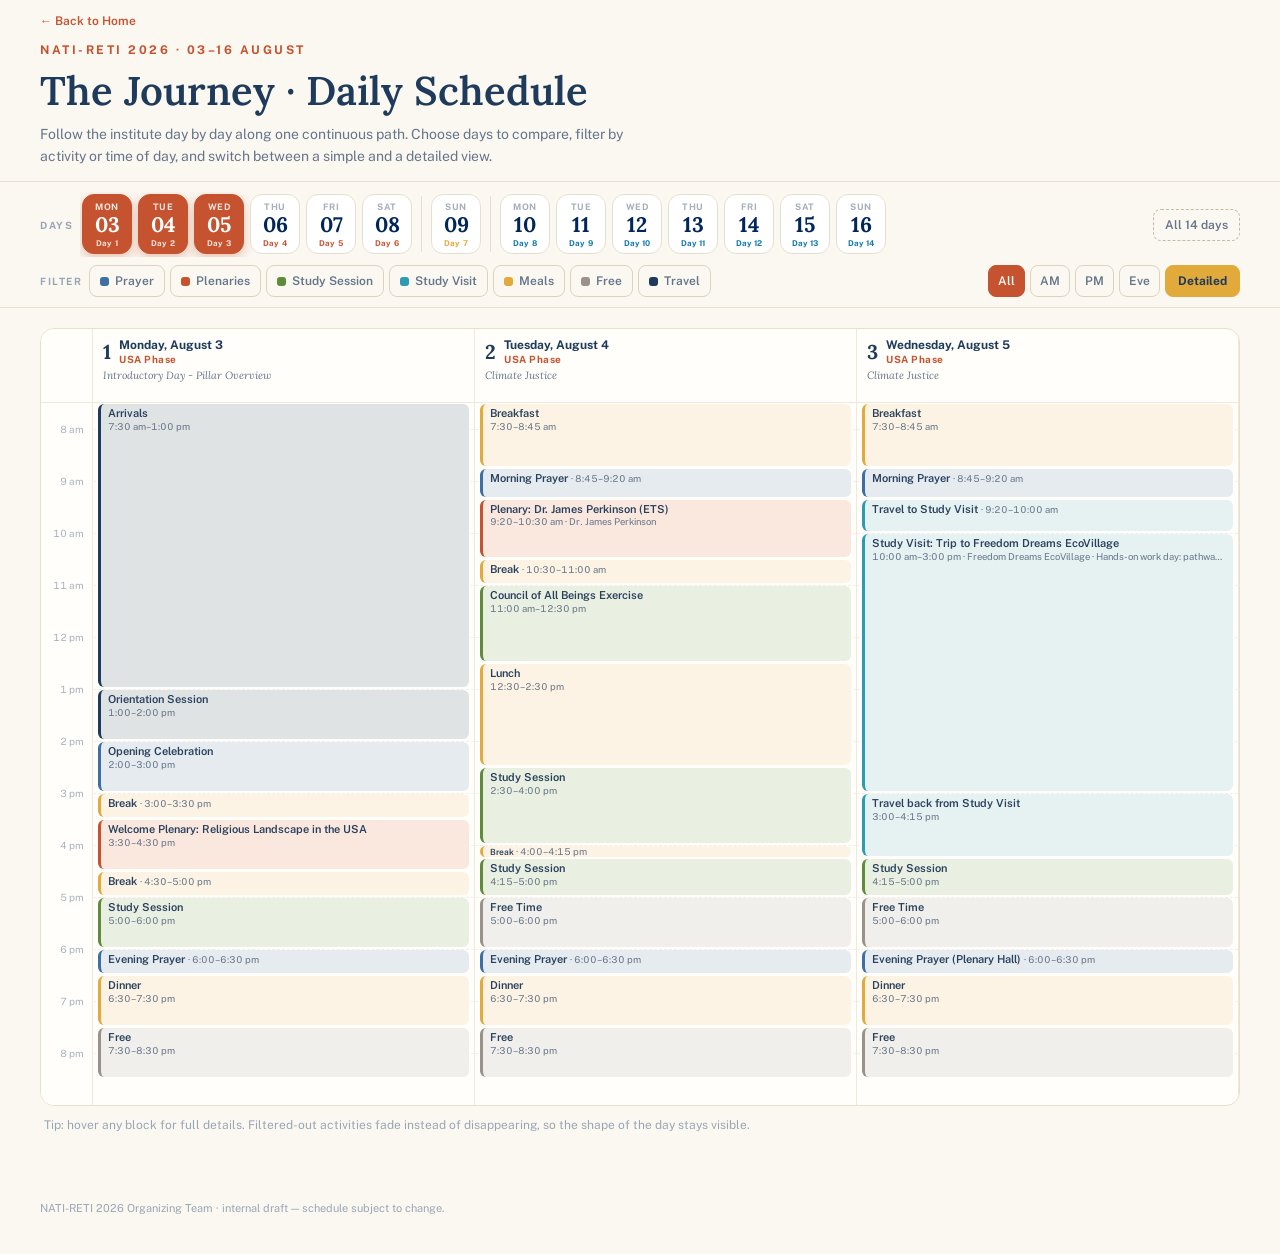
<file: schedule.html>
<!DOCTYPE html>
<html lang="en">
<head>
<meta charset="utf-8">
<meta name="viewport" content="width=device-width, initial-scale=1">
<title>Daily Schedule — NATI-RETI 2026</title>
<link rel="icon" href="favicon-32.png">
<link rel="preconnect" href="https://fonts.googleapis.com">
<link rel="preconnect" href="https://fonts.gstatic.com" crossorigin>
<link href="https://fonts.googleapis.com/css2?family=Lora:ital,wght@0,400..700;1,400..600&family=Public+Sans:wght@400;500;600;700&display=swap" rel="stylesheet">
<style>
  /* Concept 3A (desktop · warm cream) — switches to 3B (mobile · cool mist) below 700px */
  :root{
    --bg:#FBF8F2;
    --bar-bg:rgba(251,248,242,0.97);
    --panel:#FFFEFA;
    --line:#E8E0CF;
    --line-soft:#EFE9DB;
    --chip-bd:#DCD3BF;
    --chip-dash:#C4BBA6;
    --ink:#1F3B5B;
    --muted:#66758A;
    --faint:#9AA5B4;
    --hour:#A9B2BF;
    --accent:#C6532F;
    --gold:#E2A93B;
    --chip-on-fg:#FBF8F2;
  }
  @media (max-width:700px){
    :root{
      --bg:#F3F6F7;
      --bar-bg:rgba(243,246,247,0.97);
      --panel:#FFFFFF;
      --line:#DEE6E9;
      --line-soft:#E7EDF0;
      --chip-bd:#D2DCE1;
      --chip-dash:#B7C4CB;
    }
  }
  *{box-sizing:border-box}
  body{margin:0;background:var(--bg);font-family:'Public Sans',sans-serif;color:var(--ink);min-height:100vh;}
  a{color:var(--accent);} a:hover{color:var(--ink);}
  button{font-family:'Public Sans',sans-serif;}
  button:focus-visible{outline:2px solid var(--accent);outline-offset:2px;}

  .wrap{max-width:1240px;margin:0 auto;padding:0 20px;}

  .backlink{display:inline-flex;align-items:center;gap:6px;font-size:12px;font-weight:600;text-decoration:none;margin-top:14px;}

  header.page{padding:14px 0;display:flex;flex-wrap:wrap;gap:16px;align-items:flex-end;justify-content:space-between;}
  .eyebrow{font-size:12px;letter-spacing:2.5px;font-weight:700;color:var(--accent);}
  h1{font-family:'Lora',serif;font-size:clamp(28px,4vw,40px);font-weight:600;margin:8px 0 0;}
  .deck{font-size:14px;line-height:1.55;color:var(--muted);margin:8px 0 0;max-width:620px;}

  .bar{position:sticky;top:0;z-index:30;background:var(--bar-bg);border-top:1px solid var(--line);border-bottom:1px solid var(--line);}
  .bar-inner{max-width:1240px;margin:0 auto;padding:10px 20px;display:flex;flex-direction:column;gap:8px;}
  .row{display:flex;gap:5px;flex-wrap:wrap;align-items:center;}
  .row-split{display:flex;gap:5px;flex-wrap:wrap;align-items:center;justify-content:space-between;}
  .lbl{font-size:10px;letter-spacing:1.5px;font-weight:700;color:var(--faint);margin-right:2px;}
  .chip{cursor:pointer;border:1px solid var(--chip-bd);background:transparent;color:var(--muted);border-radius:8px;padding:5px 9px;font-size:12px;font-weight:600;min-height:32px;}
  .chip.cat{display:flex;align-items:center;gap:6px;padding:5px 10px;}
  .chip .dot{width:9px;height:9px;border-radius:3px;flex:none;}
  .chip.all{border-style:dashed;border-color:var(--chip-dash);padding:5px 11px;}
  .chip.detail{border-color:var(--gold);color:#A8761B;font-weight:700;padding:5px 12px;}
  .chip.detail.on{background:var(--gold);color:var(--ink);}

  /* Day cards — same look as the NATI-RETI app day rail */
  .dayrow-scroll{display:flex;gap:6px;align-items:stretch;overflow-x:auto;flex:1 1 auto;min-width:0;padding:2px 2px 3px;}
  .daycard{flex:none;width:50px;cursor:pointer;border-radius:12px;padding:6px 0 5px;display:flex;flex-direction:column;align-items:center;gap:2px;border:1px solid #E7DFCE;background:#FFFFFF;}
  .daycard .wk{font-size:9px;font-weight:700;letter-spacing:0.05em;text-transform:uppercase;color:#A6AEBB;}
  .daycard .dn{font-family:'Lora',serif;font-size:21px;font-weight:700;line-height:1;color:#01265C;}
  .daycard .dl{margin-top:1px;font-size:8px;font-weight:700;letter-spacing:0.02em;}
  .day-gap{flex:none;width:1px;align-self:stretch;background:#E7DFCE;margin:2px 3px;}

  main{max-width:1240px;margin:0 auto;padding:20px 20px 70px;}
  .grid-shell{overflow-x:auto;border-radius:14px;border:1px solid var(--line);background:var(--panel);}
  .grid-flex{display:flex;min-width:min-content;}
  .rail{width:52px;flex-shrink:0;border-right:1px solid var(--line-soft);position:sticky;left:0;background:var(--panel);z-index:5;}
  .rail-head{border-bottom:1px solid var(--line-soft);}
  .rail-body{position:relative;}
  .hour{position:absolute;right:8px;font-size:10px;font-variant-numeric:tabular-nums;color:var(--hour);transform:translateY(-50%);}
  .col{flex:1;border-right:1px solid var(--line-soft);}
  .col-head{border-bottom:1px solid var(--line-soft);padding:9px 10px 7px;}
  .col-head .top{display:flex;align-items:center;gap:8px;}
  .col-head .num{font-family:'Lora',serif;font-size:20px;font-weight:700;color:var(--ink);flex:none;}
  .col-head .date{font-size:12px;font-weight:700;line-height:1.25;}
  .col-head .phase{font-size:10px;font-weight:700;letter-spacing:0.5px;}
  .col-head .theme{font-size:10.5px;font-style:italic;font-family:'Lora',serif;color:var(--muted);margin-top:3px;white-space:nowrap;overflow:hidden;text-overflow:ellipsis;}
  .col-body{position:relative;}
  .hline{position:absolute;left:0;right:0;border-top:1px dashed rgba(31,59,91,0.07);}
  .ev{position:absolute;left:5px;right:5px;border-radius:6px;padding:0 7px;overflow:hidden;border-left:3px solid;}
  .ev .name{font-weight:600;color:#28405E;line-height:1.2;overflow:hidden;text-overflow:ellipsis;display:-webkit-box;-webkit-box-orient:vertical;}
  .ev .name .tin{font-weight:400;color:var(--muted);font-size:9.5px;font-variant-numeric:tabular-nums;white-space:nowrap;}
  .ev .meta{font-size:9.5px;color:var(--muted);font-variant-numeric:tabular-nums;white-space:nowrap;overflow:hidden;text-overflow:ellipsis;}
  .tip{font-size:12px;color:var(--faint);margin:12px 4px 0;}
  footer{max-width:1240px;margin:0 auto;padding:0 20px 40px;font-size:11px;color:var(--faint);}
</style>
</head>
<body>
<div class="wrap">
  <a class="backlink" href="index.html">← Back to Home</a>
  <header class="page">
    <div>
      <div class="eyebrow">NATI-RETI 2026 · 03–16 AUGUST</div>
      <h1>The Journey · Daily Schedule</h1>
      <p class="deck">Follow the institute day by day along one continuous path. Choose days to compare, filter by activity or time of day, and switch between a simple and a detailed view.</p>
    </div>
  </header>
</div>

<div class="bar">
  <div class="bar-inner">
    <div class="row" id="dayRow"></div>
    <div class="row-split">
      <div class="row" id="catRow"></div>
      <div class="row" id="segRow"></div>
    </div>
  </div>
</div>

<main>
  <div class="grid-shell">
    <div class="grid-flex" id="grid"></div>
  </div>
  <p class="tip">Tip: hover any block for full details. Filtered-out activities fade instead of disappearing, so the shape of the day stays visible.</p>
</main>

<footer>NATI-RETI 2026 Organizing Team · internal draft — schedule subject to change.</footer>

<script src="schedule-data.js"></script>
<script>
(function(){
"use strict";
const { CATS, PHASES, DAYS, segOf } = window.SCHEDULE;
const P = Object.fromEntries(PHASES.map(p=>[p.id,p]));
const C = Object.fromEntries(CATS.map(c=>[c.id,c]));

const state = { cats:[], seg:'all', sel:[1,2,3], detail:true };
const PXH = 52, T0 = 7.5*60, T1 = 21*60;
const $ = id => document.getElementById(id);
const isMobile = () => window.matchMedia('(max-width:700px)').matches;

// Times are stored in 24h form for layout maths; they are always displayed as am/pm.
function fmt12(mins){
  const h24 = Math.floor(mins/60), m = mins%60;
  return (h24%12===0?12:h24%12) + ':' + String(m).padStart(2,'0') + (h24<12?' am':' pm');
}
function fmtRange(a,b){
  const A = fmt12(a), B = fmt12(b);
  return A.slice(-2)===B.slice(-2) ? A.slice(0,-3)+'–'+B : A+'–'+B;
}

function toggle(key,id){
  const a = state[key];
  state[key] = a.includes(id) ? a.filter(x=>x!==id) : a.concat(id);
  render();
}

function chipStyle(el,on,color){
  el.style.background = on ? color : 'transparent';
  el.style.borderColor = on ? color : '';
  el.style.color = on ? 'var(--chip-on-fg)' : '';
}

function renderBar(){
  const dayRow = $('dayRow');
  const dayCards = DAYS.map((d,i)=>{
    const col = d.phase==='canada' ? '#0E78AE' : P[d.phase].color;
    const on = state.sel.includes(d.n);
    const gap = i>0 && DAYS[i-1].phase!==d.phase ? `<div class="day-gap"></div>` : '';
    const sel = on ? `background:${col};border-color:${col};box-shadow:0 4px 12px ${col}55;` : '';
    return gap+`<button class="daycard" data-day="${d.n}" style="${sel}">
      <span class="wk"${on?' style="color:rgba(255,255,255,0.85)"':''}>${d.weekday.slice(0,3)}</span>
      <span class="dn"${on?' style="color:#FFFFFF"':''}>${d.dnum}</span>
      <span class="dl" style="color:${on?'rgba(255,255,255,0.85)':col}">Day ${d.n}</span>
    </button>`;
  }).join('');
  dayRow.innerHTML = `<span class="lbl">DAYS</span><div class="dayrow-scroll">${dayCards}</div>` +
    `<button class="chip all" id="allBtn">${state.sel.length?'All 14 days':'Showing all'}</button>`;
  dayRow.querySelectorAll('[data-day]').forEach(el=>{
    el.addEventListener('click',()=>toggle('sel',+el.dataset.day));
  });
  $('allBtn').addEventListener('click',()=>{ state.sel=[]; render(); });

  const catRow = $('catRow');
  catRow.innerHTML = `<span class="lbl">FILTER</span>` +
    CATS.map(c=>`<button class="chip cat" data-cat="${c.id}"><span class="dot" style="background:${c.color}"></span>${c.chip || c.label.split(' ')[0]}</button>`).join('');
  catRow.querySelectorAll('[data-cat]').forEach(el=>{
    const on = state.cats.includes(el.dataset.cat);
    chipStyle(el,on,'#1F3B5B');
    el.addEventListener('click',()=>toggle('cats',el.dataset.cat));
  });

  const segRow = $('segRow');
  segRow.innerHTML = [['all','All'],['morning','AM'],['afternoon','PM'],['evening','Eve']]
    .map(([id,label])=>`<button class="chip" data-seg="${id}">${label}</button>`).join('') +
    `<button class="chip detail${state.detail?' on':''}" id="detailBtn">${state.detail?'Detailed':'Simple'}</button>`;
  segRow.querySelectorAll('[data-seg]').forEach(el=>{
    chipStyle(el,state.seg===el.dataset.seg,'#C6532F');
    el.addEventListener('click',()=>{ state.seg=el.dataset.seg; render(); });
  });
  $('detailBtn').addEventListener('click',()=>{ state.detail=!state.detail; render(); });
}

function esc(s){return String(s).replace(/[&<>"']/g,m=>({'&':'&amp;','<':'&lt;','>':'&gt;','"':'&quot;',"'":'&#39;'}[m]));}

function renderGrid(){
  const headH = state.detail?74:56;
  const bodyH = (T1-T0)/60*PXH;
  let colMin = state.sel.length===0 ? 150 : (state.sel.length===1 ? 420 : 230);
  if(isMobile() && state.sel.length===1) colMin = Math.max(240, window.innerWidth-92);

  let hours='';
  for(let t=8*60;t<T1;t+=60){
    hours += `<div class="hour" style="top:${(t-T0)/60*PXH}px">${fmt12(t).replace(':00','')}</div>`;
  }
  let hlines='';
  for(let t=8*60;t<T1;t+=60){
    hlines += `<div class="hline" style="top:${(t-T0)/60*PXH}px"></div>`;
  }

  const days = state.sel.length ? DAYS.filter(d=>state.sel.includes(d.n)) : DAYS;
  let html = `<div class="rail"><div class="rail-head" style="height:${headH}px"></div><div class="rail-body" style="height:${bodyH}px">${hours}</div></div>`;

  for(const d of days){
    const ph = P[d.phase];
    let evs='';
    for(const ev of d.events){
      const evCats = [ev.cat, ev.cat2].filter(Boolean);
      const match = (!state.cats.length || evCats.some(k=>state.cats.includes(k))) && (state.seg==='all' || segOf(ev.s)===state.seg);
      const durPx = (ev.e-ev.s)/60*PXH;
      const h = Math.max(durPx-3, Math.min(14, durPx-2));
      const c = C[ev.cat].color;
      const c2 = ev.cat2 ? C[ev.cat2].color : '';
      const meta = [ev.loc,ev.who].filter(Boolean).join(' · ');
      const showMeta = h>=34;
      const clamp = h>=48?2:1;
      const fs = h<14?8.5:11;
      const pv = h<14?0:3;
      const notes = (ev.notes||[]).map(n=>`\n  • ${n}`).join('');
      const range = fmtRange(ev.s, ev.e);
      const tipText = `${range}  ${ev.title}${ev.loc?' · '+ev.loc:''}${ev.who?' · '+ev.who:''}${notes}`;
      const inlineTime = !showMeta ? ` <span class="tin">· ${esc(range)}</span>` : '';
      const edge = c2
        ? `border-left:0;padding-left:10px;background:linear-gradient(to bottom, ${c} 0 50%, ${c2} 50% 100%) left/3px 100% no-repeat, color-mix(in oklab, ${c} 13%, var(--panel));`
        : `border-left-color:${c};background:color-mix(in oklab, ${c} 13%, var(--panel));`;
      evs += `<div class="ev" title="${esc(tipText)}" style="top:${(ev.s-T0)/60*PXH+1}px;height:${h}px;${edge}padding-top:${pv}px;padding-bottom:${pv}px;opacity:${match?1:0.18};">
        <div class="name" style="font-size:${fs}px;-webkit-line-clamp:${clamp};">${esc(state.detail?ev.title:ev.short)}${inlineTime}</div>
        ${showMeta?`<div class="meta">${esc(range)}${state.detail&&meta?' · '+esc(meta):''}</div>`:''}
      </div>`;
    }
    html += `<div class="col" style="min-width:${colMin}px">
      <div class="col-head" style="height:${headH}px">
        <div class="top">
          <span class="num">${d.n}</span>
          <div style="min-width:0">
            <div class="date">${esc(d.date)}</div>
            <div class="phase" style="color:${ph.color}">${esc(ph.label)}</div>
          </div>
        </div>
        ${state.detail?`<div class="theme">${esc(d.theme)}</div>`:''}
      </div>
      <div class="col-body" style="height:${bodyH}px">${hlines}${evs}</div>
    </div>`;
  }
  $('grid').innerHTML = html;
}

function render(){ renderBar(); renderGrid(); }

let rt;
window.addEventListener('resize',()=>{ clearTimeout(rt); rt=setTimeout(renderGrid,150); });

render();
})();
</script>
</body>
</html>
</file>
<file: styles.css>
/* ============================================================
   NATI-RETI 2026 — Stylesheet
   Official Brand Palette:
     Terracotta:   #c33d1c
     Dark Blue:    #014873
     Teal:         #2baebf
     Dark Teal:    #036788
     Olive:        #717918
     Amber:        #e6af2a
============================================================ */

/* ── Reset & Base ─────────────────────────────────────────── */
*, *::before, *::after {
  box-sizing: border-box;
  margin: 0;
  padding: 0;
}

:root {
  --terracotta:    #c33d1c;
  --dark-blue:     #014873;
  --teal:          #2baebf;
  --dark-teal:     #036788;
  --olive:         #717918;
  --amber:         #e6af2a;

  /* Aliases used throughout */
  --ccc-red:       #c33d1c;
  --ncc-blue:      #014873;
  --ncc-lightblue: #2baebf;
  --ncc-gold:      #e6af2a;

  --dark-navy:     #011e33;
  --mid-navy:      #013a5e;
  --off-white:     #f7f5f2;
  --light-gray:    #e8eef2;
  --text-dark:     #012030;
  --text-mid:      #2a4a5c;
  --text-light:    #6a8a96;
  --white:         #ffffff;

  --font-serif:    'Cormorant Garamond', Georgia, serif;
  --font-sans:     'Inter', 'Helvetica Neue', Arial, sans-serif;
  --font-cinzel:   'Cinzel', 'Trajan Pro', Georgia, serif;

  /* Partner brand colors */
  --ccc-brand:     #eb2c1f;
  --ncc-brand:     #6B2D8C;
  --wcc-brand:     #DA2128;

  --transition:    0.35s cubic-bezier(0.4, 0, 0.2, 1);
  --radius:        4px;
  --shadow-sm:     0 2px 12px rgba(1, 30, 51, 0.08);
  --shadow-md:     0 8px 32px rgba(1, 30, 51, 0.14);
  --shadow-lg:     0 20px 60px rgba(1, 30, 51, 0.22);
}

html {
  scroll-behavior: smooth;
  font-size: 16px;
}

body {
  font-family: var(--font-sans);
  color: var(--text-dark);
  background-color: var(--white);
  line-height: 1.7;
  -webkit-font-smoothing: antialiased;
}

a {
  color: inherit;
  text-decoration: none;
}

ul {
  list-style: none;
}

img {
  max-width: 100%;
  display: block;
}

/* ── Layout Utilities ─────────────────────────────────────── */
.container {
  max-width: 1180px;
  margin: 0 auto;
  padding: 0 40px;
}

.section {
  padding: 100px 0;
}

/* ── Section Header ───────────────────────────────────────── */
.section-header {
  text-align: center;
  margin-bottom: 64px;
}

.section-header--light .section-title,
.section-header--light .section-subtitle {
  color: var(--white);
}

.section-tag {
  display: inline-block;
  font-family: var(--font-sans);
  font-size: 0.72rem;
  font-weight: 600;
  letter-spacing: 0.18em;
  text-transform: uppercase;
  color: var(--ncc-blue);
  margin-bottom: 14px;
  padding: 5px 14px;
  border: 1px solid rgba(1, 72, 115, 0.3);
  border-radius: 2px;
}

.section-tag.light {
  color: var(--ncc-gold);
  border-color: rgba(230, 175, 42, 0.4);
}

.section-title {
  font-family: var(--font-serif);
  font-size: clamp(2rem, 4vw, 3rem);
  font-weight: 600;
  color: var(--text-dark);
  line-height: 1.15;
  margin-bottom: 20px;
}

.section-title.light {
  color: var(--white);
}

.section-subtitle {
  font-size: 1.05rem;
  color: var(--text-mid);
  max-width: 680px;
  margin: 0 auto;
  line-height: 1.75;
}

/* ── Announcement Bar ─────────────────────────────────────── */
.announce-bar {
  position: fixed;
  top: 0;
  left: 0;
  right: 0;
  z-index: 1001;
  background: var(--amber, #e6af2a);
  min-height: 40px;
  display: flex;
  align-items: center;
  justify-content: center;
  padding: 6px 20px;
}
.announce-bar-inner {
  display: flex;
  align-items: center;
  justify-content: center;
  gap: 18px;
  flex-wrap: wrap;
  width: 100%;
  max-width: 900px;
}
.announce-bar-text {
  font-family: var(--font-sans, 'Inter', sans-serif);
  font-size: 0.8rem;
  font-weight: 500;
  color: var(--dark-navy, #01172e);
  letter-spacing: 0.02em;
  display: flex;
  align-items: center;
  gap: 8px;
  flex-wrap: wrap;
  justify-content: center;
}
.announce-bar-text strong {
  font-weight: 700;
}
.announce-bar-sep {
  opacity: 0.4;
  font-size: 1rem;
}
.announce-bar-link {
  display: inline-block;
  color: var(--dark-navy, #01172e);
  text-decoration: none;
  border: 1.5px solid rgba(1,23,46,0.5);
  padding: 3px 13px;
  border-radius: 2px;
  font-family: var(--font-sans, 'Inter', sans-serif);
  font-size: 0.72rem;
  font-weight: 700;
  letter-spacing: 0.1em;
  text-transform: uppercase;
  transition: background 0.2s, color 0.2s, border-color 0.2s;
  white-space: nowrap;
  flex-shrink: 0;
}
.announce-bar-link:hover {
  background: var(--dark-navy, #01172e);
  color: var(--amber, #e6af2a);
  border-color: var(--dark-navy, #01172e);
}

/* ── Hero apply dates ─────────────────────────────────────── */
.hero-apply-dates {
  display: flex;
  align-items: center;
  justify-content: center;
  margin: 0 auto 32px;
  max-width: 540px;
  width: 100%;
  gap: 0;
}
.hero-apply-item {
  display: flex;
  flex-direction: column;
  align-items: center;
  justify-content: center;
  gap: 5px;
  flex: 1;
  padding: 10px 18px;
}
.hero-apply-label {
  font-family: var(--font-sans, 'Inter', sans-serif);
  font-size: 0.6rem;
  font-weight: 700;
  letter-spacing: 0.18em;
  text-transform: uppercase;
  color: var(--ccc-red, #c33d1c);
}
.hero-apply-val {
  font-family: var(--font-sans, 'Inter', sans-serif);
  font-size: 0.92rem;
  font-weight: 700;
  color: var(--ccc-red, #c33d1c);
  white-space: nowrap;
}
.hero-apply-sep {
  width: 1px;
  height: 36px;
  background: rgba(195,61,28,0.4);
  flex-shrink: 0;
}

/* ── Announce bar inline apply link ──────────────────────── */
.announce-bar-text-link {
  color: var(--dark-navy, #01172e);
  font-weight: 700;
  text-decoration: underline;
  text-underline-offset: 2px;
  white-space: nowrap;
}
.announce-bar-text-link:hover {
  opacity: 0.65;
}

/* ── Navbar ───────────────────────────────────────────────── */
.navbar {
  position: fixed;
  top: 0;
  left: 0;
  right: 0;
  z-index: 1000;
  padding: 16px 0;
  background: var(--dark-navy);
  transition: background var(--transition), padding var(--transition), box-shadow var(--transition);
}

.navbar.scrolled {
  background: var(--dark-navy);
  padding: 14px 0;
  box-shadow: 0 2px 24px rgba(0,0,0,0.3);
}

.nav-container {
  max-width: 1400px;
  margin: 0 auto;
  padding: 0 40px;
  display: flex;
  align-items: center;
  justify-content: space-between;
  gap: 40px;
}

.nav-brand {
  display: flex;
  align-items: center;
  gap: 10px;
  flex-shrink: 0;
  white-space: nowrap;
  text-decoration: none;
  cursor: pointer;
}

.nav-logo {
  height: 36px;
  width: auto;
  object-fit: contain;
  /* Transparent PNG — no blend mode needed */
  transition: transform var(--transition);
}

.nav-logo:hover {
  transform: scale(1.05);
}

.nav-brand-abbr {
  font-family: var(--font-serif);
  font-size: 1.4rem;
  font-weight: 600;
  color: var(--white);
  letter-spacing: 0.04em;
}

.nav-brand-year {
  font-family: var(--font-sans);
  font-size: 0.85rem;
  font-weight: 500;
  color: var(--ncc-gold);
  letter-spacing: 0.08em;
}

.nav-links {
  display: flex;
  align-items: center;
  gap: 18px;
}

.nav-links li a {
  font-size: 0.8rem;
  font-weight: 500;
  letter-spacing: 0.035em;
  text-transform: uppercase;
  white-space: nowrap;
  color: rgba(255,255,255,0.8);
  transition: color var(--transition);
}

.nav-links li a:hover {
  color: var(--white);
}

.nav-links li a.nav-active {
  color: var(--amber);
}

.nav-links li a.nav-cta {
  background: var(--ccc-red);
  color: var(--white);
  padding: 9px 20px;
  border-radius: var(--radius);
  font-weight: 600;
  letter-spacing: 0.05em;
  white-space: nowrap;
  transition: background var(--transition), transform var(--transition);
}

.nav-links li a.nav-cta:hover {
  background: #9e2e10;
  transform: translateY(-1px);
}

.nav-toggle {
  display: none;
  flex-direction: column;
  gap: 5px;
  background: none;
  border: none;
  cursor: pointer;
  padding: 4px;
}

.nav-toggle span {
  display: block;
  width: 24px;
  height: 2px;
  background: var(--white);
  border-radius: 2px;
  transition: var(--transition);
}

/* ── Hero ─────────────────────────────────────────────────── */
.hero {
  position: relative;
  min-height: 100vh;
  display: flex;
  align-items: center;
  justify-content: center;
  background: #faf7f2;
  overflow: hidden;
}

.hero::before {
  content: '';
  position: absolute;
  inset: 0;
  background:
    radial-gradient(ellipse 55% 45% at 85% 15%, rgba(195, 61, 28, 0.07) 0%, transparent 60%),
    radial-gradient(ellipse 45% 45% at 15% 85%, rgba(43, 174, 191, 0.07) 0%, transparent 60%),
    radial-gradient(ellipse 40% 50% at 50% 50%, rgba(1, 72, 115, 0.04) 0%, transparent 70%);
  pointer-events: none;
}

.hero-overlay {
  display: none;
}

.hero-content {
  position: relative;
  z-index: 2;
  text-align: center;
  padding: 180px 24px 60px;
  max-width: 960px;
}

.hero-accreditation {
  display: inline-flex;
  align-items: center;
  gap: 8px;
  background: var(--amber, #e6af2a);
  border: 1px solid var(--amber, #e6af2a);
  padding: 8px 24px;
  border-radius: 30px;
  margin-bottom: 28px;
  font-family: var(--font-sans, 'Inter', sans-serif);
  font-size: 0.75rem;
  color: var(--dark-navy);
  letter-spacing: 0.08em;
  text-transform: uppercase;
  font-weight: 600;
  box-shadow: 0 4px 14px rgba(230, 175, 42, 0.35);
  opacity: 0;
  animation: fadeUp 0.9s 0.05s ease forwards;
  transition: all 0.3s ease;
}
.hero-accreditation:hover {
  background: var(--dark-navy);
  border-color: var(--dark-navy);
  color: #ffffff;
  transform: translateY(-2px);
  box-shadow: 0 6px 18px rgba(1, 72, 115, 0.3);
}
.hero-accreditation-icon {
  font-size: 1rem;
}
.hero-accreditation strong {
  font-weight: 800;
}

/* Hero title — Cinzel, full program name */
.hero-title {
  font-family: var(--font-cinzel);
  font-size: clamp(1.5rem, 3.2vw, 2.4rem);
  font-weight: 700;
  color: var(--dark-blue);
  line-height: 1.4;
  letter-spacing: 0.1em;
  text-transform: uppercase;
  margin-bottom: 36px;
  opacity: 0;
  animation: fadeUp 0.9s 0.1s ease forwards;
}

.hero-title-year {
  color: var(--dark-blue);
  font-weight: 700;
}

/* Hero logo — transparent PNG, no background */
.hero-logo-wrap {
  display: inline-block;
  margin-bottom: 36px;
  opacity: 0;
  animation: fadeUp 1s 0.25s ease forwards;
}

.hero-logo {
  height: 300px;
  width: auto;
  margin: 0 auto;
  object-fit: contain;
  display: block;
  filter: drop-shadow(0 8px 24px rgba(1, 72, 115, 0.15));
}

.hero-rule {
  width: 60px;
  height: 2px;
  background: var(--terracotta);
  margin: 28px auto;
  opacity: 0;
  animation: fadeUp 0.9s 0.5s ease forwards;
}

.hero-theme {
  font-family: var(--font-serif);
  font-size: clamp(1.4rem, 3vw, 2.2rem);
  font-weight: 400;
  font-style: italic;
  color: var(--text-dark);
  line-height: 1.3;
  margin-bottom: 44px;
  opacity: 0;
  animation: fadeUp 0.9s 0.6s ease forwards;
}

.hero-meta {
  display: flex;
  align-items: stretch;
  justify-content: center;
  gap: 0;
  flex-wrap: wrap;
  margin-bottom: 44px;
  background: rgba(1, 72, 115, 0.06);
  border: 1px solid rgba(1, 72, 115, 0.14);
  border-radius: 8px;
  overflow: hidden;
  opacity: 0;
  animation: fadeUp 0.9s 0.75s ease forwards;
}

.hero-meta-item {
  display: flex;
  flex-direction: column;
  align-items: center;
  padding: 16px 32px;
  gap: 4px;
}

.hero-meta-label {
  display: block;
  font-size: 0.65rem;
  font-weight: 700;
  letter-spacing: 0.2em;
  text-transform: uppercase;
  color: var(--dark-teal);
  margin-bottom: 2px;
}

.hero-meta-value {
  display: block;
  font-family: var(--font-cinzel);
  font-size: 0.95rem;
  font-weight: 600;
  color: var(--dark-blue);
  white-space: nowrap;
}

.hero-meta-divider {
  width: 1px;
  background: rgba(1, 72, 115, 0.15);
  align-self: stretch;
}

.hero-scroll-indicator {
  position: absolute;
  bottom: 32px;
  left: 50%;
  transform: translateX(-50%);
  display: flex;
  flex-direction: column;
  align-items: center;
  gap: 10px;
  color: rgba(1, 72, 115, 0.45);
  font-size: 0.65rem;
  letter-spacing: 0.15em;
  text-transform: uppercase;
  opacity: 0;
  animation: fadeIn 1s 1.2s ease forwards;
}

.hero-scroll-line {
  width: 1px;
  height: 40px;
  background: linear-gradient(to bottom, rgba(1, 72, 115, 0.4), transparent);
  animation: scrollLine 2s ease-in-out infinite;
}

/* ── Partner Strip ────────────────────────────────────────── */
.partner-strip {
  background: var(--dark-navy);
  border-top: 4px solid var(--amber);
  padding: 56px 0;
  position: relative;
}

.partner-strip::before {
  content: '';
  position: absolute;
  inset: 0;
  background:
    radial-gradient(ellipse 70% 100% at 50% 0%, rgba(1, 72, 115, 0.25) 0%, transparent 70%);
  pointer-events: none;
}

.partner-strip-container {
  max-width: 1200px;
  margin: 0 auto;
  padding: 0 40px;
  display: flex;
  flex-direction: column;
  align-items: center;
  gap: 36px;
  position: relative;
  z-index: 1;
}

.partner-strip-heading {
  font-family: var(--font-serif);
  font-size: 1.15rem;
  font-weight: 400;
  font-style: italic;
  color: rgba(255,255,255,0.55);
  letter-spacing: 0.04em;
}

.partner-strip-logos {
  display: flex;
  align-items: stretch;
  gap: 0;
  flex-wrap: wrap;
  justify-content: center;
  width: 100%;
}

.partner-strip-card {
  display: flex;
  flex-direction: column;
  align-items: center;
  justify-content: center;
  gap: 12px;
  padding: 32px 40px;
  background: rgba(255,255,255,0.04);
  border: 1px solid rgba(255,255,255,0.08);
  border-top: 3px solid rgba(255,255,255,0.15);
  flex: 1;
  min-width: 240px;
  max-width: 400px;
  transition: background var(--transition), border-top-color var(--transition);
}

.ccc-card  { border-top-color: var(--ccc-brand); }
.ncc-card  { border-top-color: var(--teal); border-left: none; border-right: none; gap: 4px; }
.wcc-card  { border-top-color: var(--wcc-brand); }

.partner-strip-card:hover {
  background: rgba(255,255,255,0.08);
}

/* Partner logo images */
.partner-logo {
  display: block;
  filter: brightness(0) invert(1);
  object-fit: contain;
}

.partner-logo-ccc {
  height: 68px;
  max-width: 480px;
  width: 100%;
}

.partner-logo-ncc {
  height: 110px;
  max-width: 180px;
  width: auto;
}

.partner-logo-wcc {
  height: 78px;
  max-width: 380px;
  width: 100%;
}

/* NCC name label (since NCC mark is just a letterform) */
.partner-logo-label {
  font-size: 0.72rem;
  font-weight: 400;
  color: rgba(255,255,255,0.5);
  text-align: center;
  line-height: 1.4;
  letter-spacing: 0.04em;
  text-transform: uppercase;
}

.partner-strip-link {
  font-size: 0.68rem;
  font-weight: 400;
  letter-spacing: 0.06em;
  color: rgba(255,255,255,0.38);
  text-decoration: none;
  transition: color var(--transition);
  margin-top: 4px;
}

.partner-strip-link:hover {
  color: var(--teal);
  text-decoration: underline;
}

.partner-strip-ampersand {
  font-family: var(--font-serif);
  font-size: 1.1rem;
  font-weight: 400;
  font-style: italic;
  color: rgba(255,255,255,0.3);
  display: flex;
  align-items: center;
  padding: 0 4px;
  flex-shrink: 0;
  align-self: center;
}

/* ── About Section ────────────────────────────────────────── */
.about-section {
  background: var(--white);
}

.about-grid {
  display: grid;
  grid-template-columns: 1fr 380px;
  gap: 80px;
  align-items: start;
}

.about-lead {
  font-family: var(--font-sans);
  font-size: 0.97rem;
  font-weight: 400;
  line-height: 1.8;
  color: var(--text-mid);
  margin-bottom: 18px;
}

.about-text p {
  color: var(--text-mid);
  line-height: 1.8;
  margin-bottom: 18px;
  font-size: 0.97rem;
}

.about-details-card {
  background: var(--off-white);
  border-top: 4px solid var(--ncc-blue);
  padding: 36px 32px;
  position: sticky;
  top: 90px;
}

.detail-block {
  display: flex;
  flex-direction: column;
  padding: 16px 0;
}

.detail-label {
  font-size: 0.68rem;
  font-weight: 700;
  letter-spacing: 0.16em;
  text-transform: uppercase;
  color: var(--ncc-blue);
  margin-bottom: 4px;
}

.detail-value {
  font-family: var(--font-serif);
  font-size: 1.05rem;
  font-weight: 500;
  color: var(--text-dark);
}

.detail-divider {
  height: 1px;
  background: rgba(0,0,0,0.08);
}

/* ── Theme Section ────────────────────────────────────────── */
.theme-section {
  background: linear-gradient(135deg, var(--dark-navy) 0%, var(--mid-navy) 50%, #036788 100%);
  position: relative;
  overflow: hidden;
}

.theme-section::before {
  content: '';
  position: absolute;
  inset: 0;
  background: url("data:image/svg+xml,%3Csvg xmlns='http://www.w3.org/2000/svg' width='60' height='60'%3E%3Ccircle cx='30' cy='30' r='1' fill='%23ffffff06'/%3E%3C/svg%3E") repeat;
  pointer-events: none;
}

.theme-inner {
  max-width: 1180px;
  margin: 0 auto;
  padding: 100px 40px;
  display: grid;
  grid-template-columns: 1fr 1fr;
  gap: 80px;
  align-items: center;
  position: relative;
  z-index: 1;
}

.theme-question {
  font-family: var(--font-serif);
  font-size: clamp(2.2rem, 4.5vw, 3.6rem);
  font-weight: 600;
  color: var(--white);
  line-height: 1.1;
  margin-bottom: 32px;
  margin-top: 16px;
}

.theme-description {
  font-size: 0.97rem;
  color: rgba(255,255,255,0.72);
  line-height: 1.85;
  margin-bottom: 18px;
}

.theme-visual-block {
  display: grid;
  grid-template-columns: minmax(0,1fr) minmax(0,1fr);
  gap: 20px;
}

.theme-stat-card {
  background: rgba(255,255,255,0.07);
  border: 1px solid rgba(255,255,255,0.12);
  border-top: 3px solid var(--ncc-gold);
  padding: 32px 24px;
  text-align: center;
  transition: background var(--transition), transform var(--transition);
}

.theme-stat-card:hover {
  background: rgba(255,255,255,0.12);
  transform: translateY(-4px);
}

.theme-stat-number {
  display: block;
  font-family: var(--font-serif);
  font-size: 3.5rem;
  font-weight: 700;
  color: var(--ncc-gold);
  line-height: 1;
  margin-bottom: 8px;
}

/* "Max" qualifier: kept small so the numeral still reads at the same weight
   as the 14 and the 6 beside it. */
.theme-stat-qual {
  font-family: var(--font-sans);
  font-size: 0.95rem;
  font-weight: 600;
  letter-spacing: 0.14em;
  text-transform: uppercase;
  /* Inline, so the numeral keeps the same baseline as the 14 and the 6. */
  vertical-align: 0.75em;
  margin-right: 0.18em;
}

.theme-stat-label {
  font-size: 0.75rem;
  font-weight: 500;
  letter-spacing: 0.1em;
  text-transform: uppercase;
  color: rgba(255,255,255,0.6);
}

/* ── Program Section ──────────────────────────────────────── */
.program-section {
  background: var(--off-white);
}

.program-phases {
  display: flex;
  align-items: stretch;
  gap: 0;
}

.phase-card {
  flex: 1;
  background: var(--white);
  box-shadow: var(--shadow-sm);
  overflow: hidden;
  transition: box-shadow var(--transition), transform var(--transition);
}

.phase-card:hover {
  box-shadow: var(--shadow-md);
  transform: translateY(-4px);
}

.phase-card-header {
  height: 8px;
  position: relative;
  display: flex;
  justify-content: flex-end;
  align-items: center;
}

.phase-card--usa .phase-card-header {
  background: var(--ncc-blue);
}

.phase-card--canada .phase-card-header {
  background: var(--ccc-red);
}

.phase-week-badge {
  position: absolute;
  top: 18px;
  right: 20px;
  font-size: 0.65rem;
  font-weight: 700;
  letter-spacing: 0.15em;
  text-transform: uppercase;
  color: var(--white);
  background: rgba(0,0,0,0.25);
  padding: 5px 12px;
  border-radius: 2px;
}

.phase-card-body {
  padding: 26px 30px 28px;
}

.phase-title {
  font-family: var(--font-serif);
  font-size: 1.4rem;
  font-weight: 600;
  color: var(--text-dark);
  margin-bottom: 6px;
}

.phase-dates {
  font-size: 0.75rem;
  font-weight: 600;
  letter-spacing: 0.12em;
  text-transform: uppercase;
  color: var(--ncc-blue);
  margin-bottom: 14px;
}

.phase-card--canada .phase-dates {
  color: var(--ccc-red);
}

.phase-location-block {
  display: flex;
  flex-direction: column;
  background: var(--off-white);
  padding: 12px 16px;
  margin-bottom: 0;
  border-left: 3px solid var(--ncc-blue);
}

.phase-card--canada .phase-location-block {
  border-left-color: var(--ccc-red);
}

.phase-location-label {
  font-size: 0.65rem;
  font-weight: 700;
  letter-spacing: 0.16em;
  text-transform: uppercase;
  color: var(--text-light);
  margin-bottom: 4px;
}

.phase-location-name {
  font-family: var(--font-serif);
  font-size: 1rem;
  font-weight: 600;
  color: var(--text-dark);
  margin-bottom: 2px;
}

.location-link {
  color: inherit;
  text-decoration: none;
  border-bottom: 1px solid rgba(1, 72, 115, 0.3);
  transition: color var(--transition), border-color var(--transition);
}

.location-link:hover {
  color: var(--dark-teal);
  border-bottom-color: var(--dark-teal);
}

.phase-location-city {
  font-size: 0.85rem;
  color: var(--text-mid);
}

.phase-description {
  font-size: 0.95rem;
  color: var(--text-mid);
  line-height: 1.8;
}

.phase-connector {
  display: flex;
  flex-direction: column;
  align-items: center;
  justify-content: center;
  padding: 0 24px;
  color: var(--text-light);
}

.phase-connector-line {
  width: 1px;
  flex: 1;
  background: var(--light-gray);
}

.phase-connector-icon {
  font-size: 1.2rem;
  color: var(--ncc-gold);
  padding: 12px 0;
}

/* ── Pillars Section ──────────────────────────────────────── */
/* ── Pedagogical Approach ─────────────────────────────────── */
.pedagogy-section {
  background: var(--off-white);
}

.pedagogy-grid {
  display: grid;
  grid-template-columns: repeat(3, 1fr);
  gap: 28px;
  margin-top: 16px;
}

.pedagogy-card {
  background: var(--white);
  padding: 44px 36px;
  border: 1px solid rgba(0,0,0,0.07);
  border-radius: 4px;
  text-align: center;
  box-shadow: var(--shadow-sm);
  transition: box-shadow var(--transition), transform var(--transition);
}

.pedagogy-card:hover {
  box-shadow: var(--shadow-md);
  transform: translateY(-3px);
}

.pedagogy-card-accent {
  width: 40px;
  height: 3px;
  margin: 0 auto 28px;
  border-radius: 2px;
}

.pedagogy-accent--intellectual { background: var(--dark-blue); }
.pedagogy-accent--spiritual     { background: var(--amber); }
.pedagogy-accent--contextual    { background: var(--ccc-brand); }

.pedagogy-card-title {
  font-family: var(--font-serif);
  font-size: 1.25rem;
  font-weight: 600;
  color: var(--text-dark);
  margin-bottom: 20px;
}

.pedagogy-card-desc {
  font-size: 0.9rem;
  color: var(--text-mid);
  line-height: 1.8;
}

/* ── Pillars ──────────────────────────────────────────────── */
.pillars-section {
  background: var(--white);
}

/* ── Booklet Launch Banner ─────────────────────────────── */
.booklet-launch-section {
  background: var(--off-white);
  padding: 100px 0;
}

.booklet-launch-grid {
  display: grid;
  grid-template-columns: minmax(0, 1fr) minmax(0, 1fr);
  gap: 72px;
  align-items: center;
  max-width: 1180px;
  margin: 0 auto;
}

.booklet-launch-banner {
  display: block;
  max-width: 480px;
  margin: 0 auto;
  border-radius: 6px;
  overflow: hidden;
  box-shadow: 0 30px 70px rgba(1, 30, 51, 0.32);
  transition: transform var(--transition), box-shadow var(--transition);
}

.booklet-launch-banner:hover,
.booklet-launch-banner:focus-visible {
  transform: translateY(-6px);
  box-shadow: 0 40px 90px rgba(1, 30, 51, 0.4);
  outline: none;
}

.booklet-launch-img {
  display: block;
  width: 100%;
  height: auto;
}

.booklet-launch-text {
  display: flex;
  flex-direction: column;
  gap: 18px;
}

.booklet-launch-eyebrow {
  font-family: var(--font-sans);
  font-size: 0.72rem;
  font-weight: 700;
  letter-spacing: 0.22em;
  text-transform: uppercase;
  color: var(--amber);
}

.booklet-launch-headline {
  font-family: var(--font-serif);
  font-weight: 600;
  font-size: clamp(2.4rem, 4vw, 3.2rem);
  line-height: 1.05;
  color: var(--dark-navy);
  margin: 0;
}

.booklet-launch-rule {
  width: 56px;
  height: 2px;
  background: var(--amber);
}

.booklet-launch-body {
  font-family: var(--font-serif);
  font-weight: 400;
  font-size: 1.08rem;
  line-height: 1.65;
  color: var(--text-mid);
  margin: 0;
}

.booklet-launch-cta {
  display: inline-flex;
  align-items: center;
  gap: 8px;
  margin-top: 6px;
  padding: 14px 28px;
  background: var(--dark-navy);
  color: var(--white);
  font-family: var(--font-sans);
  font-size: 0.78rem;
  font-weight: 700;
  letter-spacing: 0.14em;
  text-transform: uppercase;
  border-radius: var(--radius);
  align-self: flex-start;
  transition: transform var(--transition), background var(--transition);
}

.booklet-launch-cta:hover,
.booklet-launch-cta:focus-visible {
  background: var(--mid-navy);
  transform: translateY(-2px);
  outline: none;
}

.booklet-launch-cta span {
  font-size: 1.05rem;
  line-height: 1;
}

@media (max-width: 820px) {
  .booklet-launch-section {
    padding: 60px 0;
  }
  .booklet-launch-grid {
    grid-template-columns: 1fr;
    gap: 40px;
  }
  .booklet-launch-banner {
    max-width: 360px;
  }
}

.pillars-grid {
  display: grid;
  grid-template-columns: repeat(3, 1fr);
  gap: 2px;
  background: var(--light-gray);
}

.pillar-card {
  background: var(--white);
  padding: 44px 36px;
  position: relative;
  overflow: hidden;
  transition: background var(--transition);
  cursor: default;
}

.pillar-card::before {
  content: '';
  position: absolute;
  bottom: 0;
  left: 0;
  right: 0;
  height: 3px;
  background: var(--pillar-color, var(--ncc-blue));
  transform: scaleX(0);
  transform-origin: left;
  transition: transform var(--transition);
}

.pillar-card:hover::before {
  transform: scaleX(1);
}

.pillar-card:hover {
  background: var(--off-white);
}

.pillar-number {
  font-family: var(--font-serif);
  font-size: 3.5rem;
  font-weight: 700;
  color: var(--light-gray);
  line-height: 1;
  margin-bottom: 20px;
  transition: color var(--transition), transform var(--transition);
}

.pillar-card:hover .pillar-number { 
  color: var(--pillar-color, var(--ncc-gold));
  transform: scale(1.05);
}

.pillar-title {
  font-family: var(--font-serif);
  font-size: 1.25rem;
  font-weight: 600;
  color: var(--text-dark);
  margin-bottom: 14px;
  line-height: 1.3;
}

.pillar-text {
  font-size: 0.88rem;
  color: var(--text-mid);
  line-height: 1.8;
}

.pillar-bar {
  display: none;
}

/* ── Accreditation ────────────────────────────────────────── */
.accreditation-section {
  background: var(--dark-navy, #01172e);
  color: #fff;
  position: relative;
  overflow: hidden;
}
.accreditation-section::before {
  content: '';
  position: absolute;
  inset: 0;
  background: radial-gradient(circle at 100% 0%, rgba(230,175,42,0.08) 0%, transparent 60%);
}
.accreditation-section .section-title {
  color: #fff;
}
.accreditation-section .section-tag {
  color: var(--amber, #e6af2a);
}

.accreditation-grid {
  display: grid;
  grid-template-columns: 1fr 1.3fr;
  gap: 60px;
  align-items: center;
  position: relative;
  z-index: 1;
}

.accreditation-lead {
  font-family: var(--font-serif, 'Cormorant Garamond', serif);
  font-size: 1.5rem;
  line-height: 1.5;
  color: var(--amber, #e6af2a);
  margin-bottom: 24px;
}
.accreditation-intro p:not(.accreditation-lead) {
  font-size: 1rem;
  color: rgba(255,255,255,0.75);
  line-height: 1.8;
  margin-bottom: 24px;
}

.accreditation-cards {
  display: flex;
  flex-direction: column;
  gap: 20px;
}

.accreditation-card {
  background: rgba(255,255,255,0.04);
  border: 1px solid rgba(255,255,255,0.1);
  padding: 24px 32px;
  border-radius: 6px;
  display: flex;
  gap: 20px;
  align-items: flex-start;
  transition: transform 0.3s ease, background 0.3s ease;
}
.accreditation-card:hover {
  background: rgba(255,255,255,0.07);
  transform: translateX(5px);
}

.accreditation-icon {
  color: var(--amber, #e6af2a);
  flex-shrink: 0;
  display: flex;
  align-items: center;
  justify-content: center;
}

.accreditation-card-title {
  font-family: var(--font-sans, 'Inter', sans-serif);
  font-size: 1.05rem;
  font-weight: 700;
  color: #fff;
  margin: 0 0 8px;
  letter-spacing: 0.02em;
}

.accreditation-card-text {
  font-size: 0.95rem;
  color: rgba(255,255,255,0.65);
  margin: 0;
  line-height: 1.6;
}

@media (max-width: 900px) {
  .accreditation-grid {
    grid-template-columns: 1fr;
    gap: 48px;
  }
}

/* ── Participants Section ─────────────────────────────────── */
.participants-section {
  background: var(--off-white);
}

.participants-grid {
  display: grid;
  grid-template-columns: repeat(2, minmax(0, 520px));
  gap: 28px;
  justify-content: center;
}

.participant-block {
  background: var(--white);
  border-top: 4px solid transparent;
  padding: 40px 32px;
  box-shadow: var(--shadow-sm);
  transition: box-shadow var(--transition), transform var(--transition);
}

.participant-block:hover {
  box-shadow: var(--shadow-md);
  transform: translateY(-3px);
}

.participant-block--students {
  border-top-color: var(--ncc-blue);
}

.participant-block--facilitators {
  border-top-color: var(--ccc-red);
}

.participant-block--organizers {
  border-top-color: var(--ncc-gold);
}

.participant-block-header {
  margin-bottom: 28px;
}

.participant-block-icon {
  font-size: 0.7rem;
  color: var(--ncc-gold);
  margin-bottom: 12px;
  letter-spacing: 0.1em;
}

.participant-block-title {
  font-family: var(--font-serif);
  font-size: 1.5rem;
  font-weight: 600;
  color: var(--text-dark);
  margin-bottom: 6px;
}

.participant-block-count {
  font-size: 0.75rem;
  font-weight: 600;
  letter-spacing: 0.12em;
  text-transform: uppercase;
  color: var(--text-light);
}

.participant-split {
  display: flex;
  align-items: center;
  gap: 0;
  margin-bottom: 28px;
  padding: 20px 0;
  border-top: 1px solid var(--light-gray);
  border-bottom: 1px solid var(--light-gray);
}

.participant-split-item {
  flex: 1;
  text-align: center;
}

.split-number {
  display: block;
  font-family: var(--font-serif);
  font-size: 2.8rem;
  font-weight: 700;
  color: var(--ncc-blue);
  line-height: 1;
  margin-bottom: 4px;
}

.participant-block--facilitators .split-number {
  color: var(--ccc-red);
}

.split-label {
  font-size: 0.72rem;
  color: var(--text-light);
  font-weight: 500;
}

.participant-split-divider {
  width: 1px;
  height: 56px;
  background: var(--light-gray);
}

/* Country strip (no counts) */
.split-country {
  display: block;
  font-family: var(--font-serif);
  font-size: 1.45rem;
  font-weight: 600;
  color: var(--ncc-blue);
  line-height: 1.25;
}

.participant-block--facilitators .split-country {
  color: var(--ccc-red);
}

.participant-split--countries {
  padding: 18px 0;
}

.participant-split--countries .participant-split-divider {
  height: 34px;
}

.participant-profile-list {
  list-style: none;
}

.participant-profile-list li {
  font-size: 0.88rem;
  color: var(--text-mid);
  padding: 8px 0;
  border-bottom: 1px solid var(--light-gray);
  display: flex;
  align-items: baseline;
  gap: 10px;
  line-height: 1.5;
}

.participant-profile-list li::before {
  content: '';
  display: inline-block;
  width: 5px;
  height: 5px;
  min-width: 5px;
  background: var(--ncc-blue);
  border-radius: 50%;
  margin-top: 2px;
}

.participant-profile-list li:last-child {
  border-bottom: none;
}

.participant-facilitator-note {
  font-size: 0.9rem;
  color: var(--text-mid);
  line-height: 1.8;
}

/* ── Partners Section ─────────────────────────────────────── */
.partners-section {
  background: linear-gradient(160deg, var(--dark-navy) 0%, var(--mid-navy) 100%);
  padding: 100px 0;
}

.partners-grid {
  display: grid;
  grid-template-columns: repeat(3, 1fr);
  gap: 24px;
}

.partner-card {
  background: #faf7f2;
  padding: 48px 36px;
  border-top: 4px solid transparent;
  border-radius: 4px;
  transition: background var(--transition), transform var(--transition), box-shadow var(--transition);
  box-shadow: 0 4px 20px rgba(0,0,0,0.18);
}

.partner-card:hover {
  background: #ffffff;
  transform: translateY(-3px);
  box-shadow: 0 8px 32px rgba(0,0,0,0.24);
}

.partner-card--featured {
  background: #ffffff;
}

.partner-card.ccc-card-full { border-top-color: var(--ccc-brand); }
.partner-card.ncc-card-full { border-top-color: var(--ncc-brand); }
.partner-card.wcc-card-full { border-top-color: var(--wcc-brand); }

.partner-card-abbr {
  font-family: var(--font-serif);
  font-size: 3rem;
  font-weight: 700;
  margin-bottom: 16px;
  line-height: 1;
}

.ccc-abbr { color: var(--ccc-brand); }      /* CCC: #eb2c1f */
.ncc-abbr { color: var(--ncc-brand); }     /* NCC: #6B2D8C */
.wcc-abbr { color: var(--wcc-brand); }     /* WCC: #DA2128 */

.partner-card-name {
  font-family: var(--font-serif);
  font-size: 1.15rem;
  font-weight: 600;
  color: var(--dark-navy);
  margin-bottom: 16px;
  line-height: 1.3;
}

.partner-card-desc {
  font-size: 0.88rem;
  color: var(--text-mid);
  line-height: 1.8;
  margin-bottom: 24px;
}

.partner-card-role {
  font-size: 0.68rem;
  font-weight: 700;
  letter-spacing: 0.16em;
  text-transform: uppercase;
  color: var(--dark-teal);
  padding-top: 16px;
  border-top: 1px solid rgba(0,0,0,0.1);
}

/* ── Supporters Block ─────────────────────────────────────── */
.supporters-block {
  margin-top: 64px;
  text-align: center;
}

.supporters-divider {
  display: flex;
  align-items: center;
  gap: 20px;
  margin-bottom: 44px;
}

.supporters-divider-line {
  flex: 1;
  height: 1px;
  background: rgba(255,255,255,0.15);
}

.supporters-divider-text {
  font-family: var(--font-sans);
  font-size: 0.7rem;
  font-weight: 600;
  letter-spacing: 0.2em;
  text-transform: uppercase;
  color: rgba(255,255,255,0.45);
  white-space: nowrap;
}

.supporters-logos {
  display: flex;
  justify-content: center;
  flex-wrap: wrap;
  gap: 48px;
}

.supporter-item {
  display: flex;
  flex-direction: column;
  align-items: center;
  gap: 0;
}

.supporter-logo {
  height: 72px;
  width: auto;
  max-width: 260px;
  object-fit: contain;
  object-position: center top;
  filter: invert(1);
  mix-blend-mode: screen;
  opacity: 0.88;
  margin-bottom: -18px;
  transition: opacity var(--transition), transform var(--transition);
}

.supporter-logo:hover {
  opacity: 1;
  transform: scale(1.04);
}

/* Variant: preserve original logo colors (e.g. multi-colored crests). */
.supporter-logo--natural {
  filter: none;
  mix-blend-mode: normal;
  opacity: 1;
  height: 96px;
  max-width: min(440px, 100%);
  margin-bottom: 0;
}

.supporter-caption {
  font-family: var(--font-serif);
  font-size: 0.82rem;
  font-style: italic;
  color: rgba(255,255,255,0.85);
  letter-spacing: 0.01em;
}

/* ── CTA Section ──────────────────────────────────────────── */
.cta-section {
  background: var(--ccc-red);
  position: relative;
  overflow: hidden;
}

.cta-section::before {
  content: '';
  position: absolute;
  inset: 0;
  background:
    radial-gradient(ellipse 60% 80% at 90% 50%, rgba(0,0,0,0.2) 0%, transparent 70%),
    url("data:image/svg+xml,%3Csvg xmlns='http://www.w3.org/2000/svg' width='80' height='80'%3E%3Crect width='80' height='80' fill='none'/%3E%3Cpath d='M0 80 L80 0' stroke='%23ffffff06' stroke-width='1'/%3E%3C/svg%3E") repeat;
  pointer-events: none;
}

.cta-inner {
  max-width: 1180px;
  margin: 0 auto;
  padding: 100px 40px;
  position: relative;
  z-index: 1;
}

.cta-content {
  max-width: 700px;
}

.cta-title {
  font-family: var(--font-serif);
  font-size: clamp(2.4rem, 5vw, 4rem);
  font-weight: 600;
  color: var(--white);
  line-height: 1.1;
  margin-bottom: 24px;
  margin-top: 16px;
}

.cta-text {
  font-size: 1rem;
  color: rgba(255,255,255,0.82);
  line-height: 1.85;
  margin-bottom: 44px;
}

.cta-buttons {
  display: flex;
  gap: 16px;
  flex-wrap: wrap;
}

.cta-contact {
  margin-top: 22px;
  font-family: var(--font-sans);
  font-size: 0.85rem;
  color: rgba(255,255,255,0.55);
}

.cta-contact a {
  color: var(--ncc-gold);
  text-decoration: none;
  font-weight: 500;
  transition: color var(--transition);
}

.cta-contact a:hover {
  color: #fff;
  text-decoration: underline;
}

.btn {
  display: inline-block;
  font-family: var(--font-sans);
  font-size: 0.8rem;
  font-weight: 700;
  letter-spacing: 0.12em;
  text-transform: uppercase;
  padding: 15px 32px;
  border-radius: var(--radius);
  transition: all var(--transition);
  cursor: pointer;
}

.btn-primary {
  background: var(--white);
  color: var(--ccc-red);
  border: 2px solid var(--white);
}

.btn-primary:hover {
  background: var(--dark-navy);
  border-color: var(--dark-navy);
  color: var(--white);
  transform: translateY(-2px);
}

.btn-outline {
  background: transparent;
  color: var(--white);
  border: 2px solid rgba(255,255,255,0.5);
}

.btn-outline:hover {
  background: rgba(255,255,255,0.12);
  border-color: var(--white);
  transform: translateY(-2px);
}

/* ── Footer ───────────────────────────────────────────────── */
.footer {
  background: var(--dark-navy);
  border-top: 1px solid rgba(255,255,255,0.06);
}

.footer-inner {
  max-width: 1180px;
  margin: 0 auto;
  padding: 0 40px;
}

.footer-top {
  display: grid;
  grid-template-columns: 1fr auto;
  gap: 80px;
  padding: 72px 0 56px;
  border-bottom: 1px solid rgba(255,255,255,0.08);
}

.footer-brand-name {
  font-family: var(--font-serif);
  font-size: 2rem;
  font-weight: 600;
  color: var(--white);
  margin-bottom: 10px;
}

.footer-brand-tagline {
  font-family: var(--font-serif);
  font-size: 1rem;
  font-style: italic;
  color: var(--ncc-gold);
  margin-bottom: 8px;
}

.footer-brand-dates {
  font-size: 0.78rem;
  color: rgba(255,255,255,0.4);
  letter-spacing: 0.06em;
}

.footer-contact-email {
  display: inline-block;
  margin-top: 14px;
  font-family: var(--font-sans);
  font-size: 0.82rem;
  color: var(--ncc-gold);
  text-decoration: none;
  letter-spacing: 0.03em;
  transition: color var(--transition);
}

.footer-contact-email:hover {
  color: #fff;
}

.footer-nav {
  display: flex;
  gap: 60px;
}

.footer-nav-heading {
  font-size: 0.68rem;
  font-weight: 700;
  letter-spacing: 0.18em;
  text-transform: uppercase;
  color: rgba(255,255,255,0.4);
  margin-bottom: 20px;
}

.footer-nav-col ul {
  display: flex;
  flex-direction: column;
  gap: 12px;
}

.footer-nav-col ul li a {
  font-size: 0.88rem;
  color: rgba(255,255,255,0.6);
  transition: color var(--transition);
}

.footer-nav-col ul li a:hover {
  color: var(--white);
}

.footer-bottom {
  padding: 24px 0;
}

.footer-legal {
  font-size: 0.75rem;
  color: rgba(255,255,255,0.28);
  line-height: 1.6;
}

/* ── Animations ───────────────────────────────────────────── */
@keyframes fadeUp {
  from { opacity: 0; transform: translateY(20px); }
  to   { opacity: 1; transform: translateY(0); }
}

@keyframes fadeIn {
  from { opacity: 0; }
  to   { opacity: 1; }
}

@keyframes scrollLine {
  0%   { transform: scaleY(0); transform-origin: top; opacity: 1; }
  50%  { transform: scaleY(1); transform-origin: top; opacity: 1; }
  51%  { transform: scaleY(1); transform-origin: bottom; opacity: 1; }
  100% { transform: scaleY(0); transform-origin: bottom; opacity: 0; }
}

/* Scroll reveal */
.reveal {
  opacity: 0;
  transform: translateY(28px);
  transition: opacity 0.75s ease, transform 0.75s ease;
}

.reveal.visible {
  opacity: 1;
  transform: translateY(0);
}

.reveal-delay-1 { transition-delay: 0.1s; }
.reveal-delay-2 { transition-delay: 0.2s; }
.reveal-delay-3 { transition-delay: 0.3s; }
.reveal-delay-4 { transition-delay: 0.4s; }
.reveal-delay-5 { transition-delay: 0.5s; }
.reveal-delay-6 { transition-delay: 0.6s; }

/* ── Responsive ───────────────────────────────────────────── */
@media (max-width: 1024px) {
  .about-grid {
    grid-template-columns: 1fr;
    gap: 48px;
  }

  .about-details-card {
    position: static;
    display: grid;
    grid-template-columns: repeat(3, 1fr);
    gap: 0;
    padding: 0;
  }

  .detail-block {
    padding: 24px 20px;
  }

  .detail-divider {
    width: 1px;
    height: auto;
  }

  .theme-inner {
    grid-template-columns: 1fr;
    gap: 60px;
    padding: 80px 40px;
  }

  .participants-grid {
    grid-template-columns: 1fr;
  }

  .partners-grid {
    grid-template-columns: 1fr;
  }
}

@media (max-width: 900px) {
  .pedagogy-grid {
    grid-template-columns: 1fr;
    max-width: 520px;
    margin-left: auto;
    margin-right: auto;
  }

  .pillars-grid {
    grid-template-columns: repeat(2, 1fr);
  }

  .program-phases {
    flex-direction: column;
    gap: 32px;
  }

  .phase-connector {
    flex-direction: row;
    padding: 0;
  }

  .phase-connector-line {
    width: auto;
    height: 1px;
    flex: 1;
  }

  .footer-top {
    grid-template-columns: 1fr;
    gap: 48px;
  }
}

/* ── Compact nav: 12 links need tighter spacing on narrow desktops ── */
@media (min-width: 1260px) and (max-width: 1560px) {
  .nav-links { gap: 12px; }
  .nav-links li a { font-size: 0.72rem; letter-spacing: 0.02em; }
}

/* ── Wide screens: give the 12-link nav room so no label wraps ── */
@media (min-width: 1561px) {
  .nav-container { max-width: 1560px; }
}

/* ── Large monitors (24″+): scale nav up proportionally ── */
@media (min-width: 1920px) {
  .nav-container { max-width: 1800px; padding: 0 48px; }
  .nav-links { gap: 24px; }
  .nav-links li a { font-size: 0.9rem; }
  .nav-links li a.nav-cta { padding: 10px 24px; }
  .nav-logo { height: 42px; }
  .nav-brand-abbr { font-size: 1.6rem; }
  .nav-brand-year { font-size: 0.95rem; }
}

/* ── Very large monitors (32″–40″+): scale nav up further ── */
@media (min-width: 2400px) {
  .nav-container { max-width: 2080px; }
  .nav-links { gap: 30px; }
  .nav-links li a { font-size: 1rem; }
  .nav-links li a.nav-cta { padding: 12px 28px; }
  .nav-logo { height: 48px; }
  .nav-brand-abbr { font-size: 1.8rem; }
  .nav-brand-year { font-size: 1.05rem; }
}

/* ── Navbar-only breakpoint ──────────────────────────────── */
@media (max-width: 1259px) {
  .nav-links {
    display: none;
    position: fixed;
    top: 0;
    left: 0;
    right: 0;
    bottom: 0;
    background: var(--dark-navy);
    flex-direction: column;
    justify-content: flex-start;
    align-items: center;
    gap: clamp(14px, 3.6vh, 32px);
    z-index: 999;
    overflow-y: auto;
    padding: 72px 0 32px;
  }

  /* Auto margins center the links when they fit, and keep the first/last
     reachable by scrolling on short screens (unlike justify-content:center) */
  .nav-links li:first-child { margin-top: auto; }
  .nav-links li:last-child { margin-bottom: auto; }

  .nav-links.open {
    display: flex;
  }

  .nav-links li a {
    font-size: 1rem;
  }

  .nav-toggle {
    display: flex;
    z-index: 1000;
  }
}

@media (max-width: 768px) {
  .container {
    padding: 0 24px;
  }

  .section {
    padding: 72px 0;
  }


  .hero-section {
    padding: 100px 20px 60px;
    text-align: center;
  }

  .hero-title {
    font-size: clamp(1.1rem, 3.8vw, 1.6rem);
    letter-spacing: 0.02em;
  }

  .hero-logo {
    height: 220px;
  }

  .hero-meta {
    flex-direction: column;
    gap: 0;
  }

  .hero-meta-divider {
    width: 60px;
    height: 1px;
    background: rgba(1,72,115,0.2);
  }

  .pillars-grid {
    grid-template-columns: 1fr;
  }

  .partner-strip-logos {
    flex-direction: column;
    gap: 12px;
    align-items: center;
  }

  .partner-strip-card {
    min-width: 280px;
    max-width: 360px;
    border-top-width: 3px;
    border-left: 1px solid rgba(255,255,255,0.08) !important;
    border-right: 1px solid rgba(255,255,255,0.08) !important;
  }

  .partner-strip-ampersand {
    display: none;
  }

  .partner-logo-ccc { height: 52px; }
  .partner-logo-ncc { height: 84px; }
  .partner-logo-wcc { height: 60px; }

  .theme-visual-block {
    grid-template-columns: repeat(2, minmax(0,1fr));
  }

  .about-details-card {
    grid-template-columns: 1fr;
  }

  .detail-divider {
    width: auto;
    height: 1px;
  }

  .footer-nav {
    gap: 40px;
  }

  .cta-buttons {
    flex-direction: column;
  }

  .btn {
    text-align: center;
  }
}

@media (max-width: 480px) {
  .hero-title {
    font-size: clamp(0.82rem, 4.2vw, 1.1rem);
    letter-spacing: 0;
    line-height: 1.55;
    margin-bottom: 20px;
  }

  .hero-logo {
    height: 180px;
  }

  .hero-meta {
    flex-direction: column;
    gap: 0;
  }

  .hero-meta-item {
    padding: 12px 20px;
  }

  .hero-meta-value {
    font-size: 0.82rem;
    white-space: normal;
    text-align: center;
  }

  .hero-meta-label {
    font-size: 0.58rem;
  }

  .hero-meta-divider {
    width: 40px;
    height: 1px;
  }

  .section-title {
    font-size: clamp(1.4rem, 6vw, 2rem);
  }

  .partner-strip-card {
    min-width: 240px;
    padding: 24px 28px;
  }

  .partner-logo-ccc { height: 36px; }
  .partner-logo-ncc { height: 60px; }
  .partner-logo-wcc { height: 44px; }

  .theme-visual-block {
    grid-template-columns: minmax(0,1fr) minmax(0,1fr);
  }

  .pillar-card {
    padding: 28px 20px;
  }

  .partners-grid {
    grid-template-columns: 1fr;
  }

  .partner-card {
    padding: 32px 24px;
  }
}

/* ── Mobile Apply Bar ──────────────────────────────────────── */
.mobile-apply-bar {
  display: none; /* hidden on desktop */
}

@media (max-width: 900px) {
  .mobile-apply-bar {
    display: block;
    position: fixed;
    bottom: 0;
    left: 0;
    right: 0;
    z-index: 999;
    background: var(--dark-navy);
    border-top: 2px solid var(--ccc-red);
    padding: 12px 20px;
    transform: translateY(0);
    transition: transform 0.3s ease;
  }

  .mobile-apply-bar.hidden {
    transform: translateY(110%);
  }

  .mobile-apply-inner {
    display: flex;
    align-items: center;
    justify-content: space-between;
    gap: 16px;
    max-width: 560px;
    margin: 0 auto;
  }

  .mobile-apply-text {
    display: flex;
    flex-direction: column;
    gap: 2px;
  }

  .mobile-apply-label {
    font-family: var(--font-cinzel);
    font-size: 0.82rem;
    font-weight: 600;
    color: #fff;
    letter-spacing: 0.06em;
  }

  .mobile-apply-sub {
    font-family: var(--font-sans);
    font-size: 0.7rem;
    color: rgba(255,255,255,0.55);
    letter-spacing: 0.04em;
  }

  .mobile-apply-btn {
    display: inline-block;
    background: var(--ccc-red);
    color: #fff;
    font-family: var(--font-sans);
    font-size: 0.8rem;
    font-weight: 700;
    letter-spacing: 0.1em;
    text-transform: uppercase;
    padding: 11px 22px;
    border-radius: 3px;
    text-decoration: none;
    white-space: nowrap;
    flex-shrink: 0;
    transition: background 0.2s;
  }

  .mobile-apply-btn:hover,
  .mobile-apply-btn:active {
    background: #9e2e10;
  }

  /* Add bottom padding to body so bar doesn't cover footer content */
  body {
    padding-bottom: 68px;
  }
}

/* ── Announce bar responsive ─────────────────────────────── */
@media (max-width: 640px) {
  .announce-bar {
    min-height: 44px;
    padding: 6px 14px;
  }
  .announce-bar-text {
    font-size: 0.74rem;
    gap: 5px;
  }
  .announce-bar-sep {
    display: none;
  }
  .announce-bar-link {
    font-size: 0.68rem;
    padding: 3px 10px;
  }
}

/* ===================== PUBLICATIONS ===================== */
.publications-section { background: var(--off-white); padding: 100px 0; }
/* Cards stretch to the tallest in the row and the body copy absorbs the
   difference, so the three call-to-action buttons sit on one line whatever
   the blurb runs to. */
.publications-grid {
  display: grid;
  grid-template-columns: repeat(3, minmax(0,1fr));
  gap: 48px;
  max-width: 1240px;
  margin: 0 auto;
  align-items: stretch;
}
.publication-card {
  display: flex; flex-direction: column; align-items: center;
  text-align: center; gap: 28px;
}
.publication-cover-wrap {
  height: 430px; display: flex; align-items: flex-end; justify-content: center;
}
.publication-cover {
  display: block; height: 100%; border-radius: 6px; overflow: hidden;
  box-shadow: 0 30px 70px rgba(1,30,51,0.30);
  transition: transform var(--transition), box-shadow var(--transition);
}
.publication-cover:hover, .publication-cover:focus-visible {
  transform: translateY(-6px); box-shadow: 0 40px 90px rgba(1,30,51,0.40); outline: none;
}
.publication-cover img { display: block; height: 100%; width: auto; }
.publication-text { display: flex; flex-direction: column; align-items: center; gap: 16px; flex-grow: 1; }
.publication-eyebrow {
  font-family: var(--font-sans); font-size: 0.72rem; font-weight: 700;
  letter-spacing: 0.22em; text-transform: uppercase; color: var(--amber);
}
.publication-title {
  font-family: var(--font-serif); font-weight: 600;
  font-size: clamp(1.7rem, 3vw, 2.2rem); line-height: 1.1; color: var(--dark-navy); margin: 0;
}
.publication-rule { width: 56px; height: 2px; background: var(--amber); }
.publication-body {
  font-family: var(--font-serif); font-size: 1.05rem; line-height: 1.65;
  color: var(--text-mid); margin: 0; max-width: 400px; flex-grow: 1;
}
.publication-cta {
  display: inline-flex; align-items: center; gap: 8px; margin-top: 6px;
  padding: 14px 28px; background: var(--dark-navy); color: var(--white);
  font-family: var(--font-sans); font-size: 0.78rem; font-weight: 700;
  letter-spacing: 0.14em; text-transform: uppercase; border-radius: var(--radius);
  transition: transform var(--transition), background var(--transition);
}
.publication-cta:hover, .publication-cta:focus-visible {
  background: var(--mid-navy); transform: translateY(-2px); outline: none;
}
.publication-cta span { font-size: 1.05rem; line-height: 1; }
.publication-cover--static:hover { transform: none; box-shadow: 0 30px 70px rgba(1,30,51,0.30); }
.publication-cta--soon {
  background: transparent; color: var(--dark-navy);
  border: 1.5px solid var(--dark-navy); opacity: 0.65; cursor: default;
}
.publication-cta--soon:hover, .publication-cta--soon:focus-visible {
  background: transparent; transform: none;
}
@media (max-width: 1120px) {
  .publications-grid { grid-template-columns: 1fr; gap: 56px; max-width: 560px; }
}
@media (max-width: 820px) {
  .publications-section { padding: 60px 0; }
  .publication-cover-wrap { height: 360px; }
}

/* ===================== PROGRAM SCHEDULE CTA ===================== */
.program-cta-wrap {
  display: flex;
  flex-direction: column;
  align-items: center;
  gap: 14px;
  margin-top: 60px;
}
.program-cta-eyebrow {
  font-family: var(--font-sans);
  font-size: 0.72rem;
  font-weight: 700;
  letter-spacing: 0.22em;
  text-transform: uppercase;
  color: var(--amber);
}
.program-schedule-cta {
  display: inline-flex;
  align-items: center;
  gap: 9px;
  padding: 18px 42px;
  background: var(--terracotta);
  color: var(--white);
  font-family: var(--font-sans);
  font-size: 0.85rem;
  font-weight: 700;
  letter-spacing: 0.14em;
  text-transform: uppercase;
  border-radius: var(--radius);
  transition: transform var(--transition), background var(--transition);
}
.program-schedule-cta:hover,
.program-schedule-cta:focus-visible {
  background: #a5311a;
  transform: translateY(-2px);
  outline: none;
}
.program-schedule-cta { box-shadow: 0 12px 26px rgba(195,61,28,0.30); }
.program-schedule-cta span { font-size: 1.1rem; line-height: 1; }

/* ── Practical Information CTA (outline variant) ── */
.program-schedule-cta--outline {
  background: transparent;
  color: var(--terracotta);
  border: 2px solid var(--terracotta);
  box-shadow: none;
}
.program-schedule-cta--outline:hover {
  background: var(--terracotta);
  color: var(--white);
}

/* ===================== QUICK ACCESS BAND ===================== */
.quick-access-section {
  background: var(--off-white);
  padding: 48px 0 52px;
  border-bottom: 1px solid var(--light-gray);
}
.quick-access-inner {
  display: flex;
  flex-direction: column;
  align-items: center;
  gap: 18px;
}

/* ===================== RESOURCE CARDS (Schedule / Practicalities) ===================== */
.resource-cards {
  display: grid;
  grid-template-columns: repeat(5, minmax(0, 1fr));
  gap: 16px;
  width: 100%;
  max-width: 1120px;
  margin-top: 10px;
}
.resource-card {
  position: relative;
  display: flex;
  flex-direction: column;
  align-items: flex-start;
  gap: 14px;
  padding: 26px 20px 22px;
  background: var(--white);
  border: 1px solid var(--light-gray);
  border-radius: var(--radius);
  box-shadow: var(--shadow-sm);
  text-align: left;
  overflow: hidden;
  transition: transform var(--transition), box-shadow var(--transition), border-color var(--transition);
}
.resource-card::before {
  content: '';
  position: absolute;
  top: 0; left: 0; right: 0;
  height: 4px;
  background: var(--accent);
  transform: scaleX(0);
  transform-origin: left;
  transition: transform var(--transition);
}
.resource-card:hover,
.resource-card:focus-visible {
  transform: translateY(-6px);
  box-shadow: var(--shadow-md);
  border-color: transparent;
  outline: none;
}
.resource-card:hover::before,
.resource-card:focus-visible::before { transform: scaleX(1); }

.resource-card--schedule   { --accent: var(--terracotta); --accent-soft: rgba(195, 61, 28, 0.08); }
.resource-card--practical  { --accent: var(--dark-teal);  --accent-soft: rgba(3, 103, 136, 0.08); }
.resource-card--curriculum { --accent: var(--olive);      --accent-soft: rgba(113, 121, 24, 0.10); }
.resource-card--prayer     { --accent: var(--dark-blue);  --accent-soft: rgba(1, 72, 115, 0.08); }
/* Reader: the amber of the brand palette, darkened so the uppercase link stays legible on white */
.resource-card--reader     { --accent: #8f6d0f;           --accent-soft: rgba(230, 175, 42, 0.14); }

/* Icon */
.resource-card-icon {
  display: inline-flex;
  align-items: center;
  justify-content: center;
  width: 58px;
  height: 58px;
  border-radius: 50%;
  background: var(--accent-soft);
  transition: background var(--transition), transform var(--transition);
}
.resource-card:hover .resource-card-icon { transform: scale(1.06); }
.resource-card-icon svg { width: 34px; height: 34px; display: block; }
.resource-card-icon .rc-body,
.resource-card-icon .rc-ring,
.resource-card-icon .rc-strap,
.resource-card-icon .rc-clasp {
  fill: none;
  stroke: var(--accent);
  stroke-width: 3;
  stroke-linecap: round;
}
.resource-card-icon .rc-strap { stroke-width: 2; opacity: 0.45; }
.resource-card-icon .rc-band { fill: var(--accent); stroke: none; }
.resource-card-icon .rc-dates {
  font-family: var(--font-sans); font-size: 18px; font-weight: 700;
  letter-spacing: 0.02em; fill: var(--accent);
}

/* Text */
.resource-card-title {
  font-family: var(--font-serif);
  font-weight: 600;
  font-size: clamp(1.15rem, 1.6vw, 1.35rem);
  line-height: 1.2;
  color: var(--dark-navy);
  margin: 0;
}
.resource-card-link {
  margin-top: auto;
  padding-top: 4px;
  display: inline-flex;
  align-items: center;
  gap: 8px;
  font-family: var(--font-sans);
  font-size: 0.7rem;
  font-weight: 700;
  letter-spacing: 0.12em;
  text-transform: uppercase;
  color: var(--accent);
}
.resource-card-link span { font-size: 1.05rem; line-height: 1; transition: transform var(--transition); }
.resource-card:hover .resource-card-link span { transform: translateX(4px); }

/* Narrow laptops and tablets in landscape (iPad Air 1180, iPad Pro 11 1194):
   five across would squeeze each card to ~190px and wrap the titles to three
   lines, so break to three. Above 1200 the container is capped and the cards
   settle at their stable 207px, same as on any wider desktop. */
@media (max-width: 1200px) and (min-width: 1081px) {
  .resource-cards { grid-template-columns: repeat(3, minmax(0, 1fr)); max-width: 900px; }
}
@media (max-width: 1080px) {
  .resource-cards { grid-template-columns: repeat(2, minmax(0, 1fr)); max-width: 640px; }
}
@media (max-width: 560px) {
  .resource-cards { grid-template-columns: 1fr; gap: 16px; max-width: 420px; }
  .resource-card { padding: 26px 24px 22px; }
}

/* Very small phones: stack theme stat cards in one column */
@media (max-width: 420px) {
  .theme-visual-block { grid-template-columns: minmax(0,1fr); }
}

/* ══════════════════════════════════════════════════════════
   FACILITATORS & STAFF
   Dark navy band; portraits sit in a 2px-gap grid like the
   pillars wall. Clicking a portrait opens one shared detail
   panel above the grids.
   ══════════════════════════════════════════════════════════ */
.facilitators-section {
  background: var(--dark-navy);
}

/* ── Group labels ─────────────────────────────────────────── */
.facilitator-group-label {
  display: flex;
  align-items: baseline;
  gap: 16px;
  margin: 0 0 20px;
  font-family: var(--font-sans);
  font-size: 0.72rem;
  font-weight: 600;
  letter-spacing: 0.19em;
  text-transform: uppercase;
  color: var(--ncc-gold);
}

/* Every label after the first opens a new band, so the gap between groups
   lives here rather than on each grid's bottom margin. */
.facilitator-grid + .facilitator-group-label {
  margin-top: 52px;
}

.facilitator-group-rule {
  flex: 1;
  height: 1px;
  background: rgba(255, 255, 255, 0.16);
}

/* ── Portrait wall ────────────────────────────────────────── */
/* Tracks are fractional with a capped grid width, so the portraits hold the
   design's 274px on a full-width container and shrink — rather than overflow —
   on anything narrower. */
.facilitator-grid {
  display: grid;
  gap: 2px;
  margin-inline: auto;
}

.facilitator-grid--four {
  grid-template-columns: repeat(4, minmax(0, 1fr));
  max-width: 1102px;
}

.facilitator-grid--three {
  grid-template-columns: repeat(3, minmax(0, 1fr));
  max-width: 826px;
}

.facilitator-grid--two {
  grid-template-columns: repeat(2, minmax(0, 1fr));
  max-width: 550px;
}

/* Two grids under one label read as a single wall — a short centred row above a
   full one — so they sit on the grid's own 2px gap, not the between-group gap. */
.facilitator-grid + .facilitator-grid {
  margin-top: 2px;
}

.facilitator-tile {
  position: relative;
  display: block;
  width: 100%;
  padding: 0;
  border: 0;
  background: none;
  color: inherit;
  font: inherit;
  text-align: left;
  cursor: pointer;
}

/* The photo carries the 4:5 ratio rather than the button, so the selection
   outline and the click cue stay pinned to the image even where the caption
   sits outside it (phones). */
.facilitator-tile-photo {
  position: relative;
  display: block;
  aspect-ratio: 4 / 5;
  overflow: hidden;
  background: var(--text-dark);
}

.facilitator-tile img {
  width: 100%;
  height: 100%;
  object-fit: cover;
  display: block;
  opacity: 0.88;
  transition: opacity var(--transition), transform var(--transition);
}

.facilitator-tile:hover img,
.facilitator-tile:focus-visible img,
.facilitator-tile.is-active img {
  opacity: 1;
  transform: scale(1.03);
}

.facilitator-tile-photo::after {
  content: "";
  position: absolute;
  inset: 0;
  outline: 2px solid transparent;
  outline-offset: -2px;
  transition: outline-color var(--transition);
  pointer-events: none;
}

.facilitator-tile:hover .facilitator-tile-photo::after,
.facilitator-tile:focus-visible .facilitator-tile-photo::after,
.facilitator-tile.is-active .facilitator-tile-photo::after {
  outline-color: var(--ncc-gold);
}

.facilitator-tile:focus { outline: none; }

/* Click cue: the only affordance now that the "select a portrait" line is
   gone, so it sits above the caption gradient rather than under it. */
.facilitator-tile-cue {
  position: absolute;
  right: 0;
  bottom: 0;
  z-index: 2;
  display: flex;
  align-items: center;
  justify-content: center;
  width: 36px;
  height: 36px;
  background: rgba(1, 30, 51, 0.78);
  color: var(--ncc-gold);
  transition: background var(--transition), color var(--transition);
}

.facilitator-tile-cue svg {
  display: block;
  width: 15px;
  height: 15px;
}

.facilitator-tile:hover .facilitator-tile-cue,
.facilitator-tile:focus-visible .facilitator-tile-cue,
.facilitator-tile.is-active .facilitator-tile-cue {
  background: var(--ncc-gold);
  color: var(--dark-navy);
}

.facilitator-tile-caption {
  position: absolute;
  left: 0;
  right: 0;
  bottom: 0;
  padding: 22px 20px;
  background: linear-gradient(
    to top,
    rgba(1, 30, 51, 0.94) 0%,
    rgba(1, 30, 51, 0.72) 55%,
    rgba(1, 30, 51, 0) 100%
  );
}

.facilitator-tile-country,
.facilitator-tile-name,
.facilitator-tile-role { display: block; }

.facilitator-tile-country {
  font-family: var(--font-sans);
  font-size: 0.656rem;
  font-weight: 600;
  letter-spacing: 0.17em;
  text-transform: uppercase;
  color: var(--ncc-gold);
  margin-bottom: 6px;
}

.facilitator-tile-name {
  font-family: var(--font-serif);
  font-size: 1.25rem;
  font-weight: 600;
  line-height: 1.25;
  color: var(--white);
  margin-bottom: 4px;
}

.facilitator-tile-role {
  font-family: var(--font-sans);
  font-size: 0.78rem;
  line-height: 1.45;
  color: rgba(255, 255, 255, 0.72);
}

/* ── Detail panel ─────────────────────────────────────────── */
.facilitator-detail {
  display: grid;
  grid-template-columns: 200px 1fr;
  gap: 36px;
  align-items: start;
  background: var(--white);
  padding: 40px;
  margin-bottom: 2px;
}

.facilitator-detail[hidden] { display: none; }

.facilitator-detail-portrait {
  aspect-ratio: 4 / 5;
  overflow: hidden;
  background: var(--light-gray);
}

.facilitator-detail-portrait img {
  width: 100%;
  height: 100%;
  object-fit: cover;
  display: block;
}

.facilitator-detail-head {
  display: flex;
  align-items: baseline;
  justify-content: space-between;
  gap: 20px;
  margin-bottom: 14px;
  padding-bottom: 14px;
  border-bottom: 1px solid var(--light-gray);
}

.facilitator-detail-country {
  font-family: var(--font-sans);
  font-size: 0.72rem;
  font-weight: 600;
  letter-spacing: 0.17em;
  text-transform: uppercase;
  color: var(--text-light);
  margin-bottom: 8px;
}

.facilitator-detail-name {
  font-family: var(--font-serif);
  font-size: 1.875rem;
  font-weight: 600;
  line-height: 1.2;
  color: var(--text-dark);
  margin: 0 0 6px;
}

.facilitator-detail-role {
  font-family: var(--font-sans);
  font-size: 0.875rem;
  font-weight: 500;
  line-height: 1.5;
  color: var(--ncc-blue);
}

.facilitator-close {
  flex: none;
  background: none;
  border: 1px solid rgba(1, 72, 115, 0.3);
  border-radius: 2px;
  padding: 8px 14px;
  cursor: pointer;
  font-family: var(--font-sans);
  font-size: 0.688rem;
  font-weight: 700;
  line-height: 1;
  letter-spacing: 0.13em;
  text-transform: uppercase;
  color: var(--ncc-blue);
  transition: border-color var(--transition), color var(--transition);
}

.facilitator-close:hover,
.facilitator-close:focus-visible {
  border-color: var(--terracotta);
  color: var(--terracotta);
}

.facilitator-detail-bio p {
  font-family: var(--font-sans);
  font-size: 0.938rem;
  line-height: 1.8;
  color: var(--text-mid);
  margin: 0;
  text-wrap: pretty;
}

.facilitator-detail-bio p + p { margin-top: 1em; }

.facilitators-note {
  font-family: var(--font-sans);
  font-size: 0.844rem;
  line-height: 1.8;
  color: rgba(255, 255, 255, 0.5);
  margin: 24px 0 0;
  text-align: center;
}

/* ── Responsive ───────────────────────────────────────────── */
@media (max-width: 1000px) {
  .facilitator-grid--four {
    grid-template-columns: repeat(3, minmax(0, 1fr));
    max-width: 826px;
  }
}

@media (max-width: 760px) {
  .facilitator-grid--four,
  .facilitator-grid--three {
    grid-template-columns: repeat(2, minmax(0, 1fr));
    max-width: 550px;
  }
  .facilitator-detail {
    grid-template-columns: minmax(0, 1fr);
    gap: 24px;
    padding: 28px 24px;
  }
  .facilitator-detail-portrait { width: 160px; }
  .facilitator-detail-head { flex-wrap: wrap; }
  /* Touch target: the desktop button is 29px tall, below the 44px minimum. */
  .facilitator-close { padding: 15px 20px; }
}

/* Phones: two portraits per row, with the name set below the image instead of
   over it. At this width the caption gradient swallowed most of the portrait,
   and one-per-row stretched the section to roughly six screens. */
@media (max-width: 600px) {
  .facilitator-grid--four,
  .facilitator-grid--three,
  .facilitator-grid--two {
    grid-template-columns: repeat(2, minmax(0, 1fr));
    column-gap: 14px;
    row-gap: 26px;
    max-width: 420px;
    /* Without this the cell stretches to the tallest name in the row and a
       button centres its own content, so the portraits drift out of line. */
    align-items: start;
  }

  .facilitator-grid + .facilitator-group-label { margin-top: 44px; }
  .facilitator-grid + .facilitator-grid { margin-top: 26px; }

  .facilitator-tile img { opacity: 1; }

  /* No hover on touch, and at this size the zoom only blurs the portrait. */
  .facilitator-tile:hover img,
  .facilitator-tile:focus-visible img,
  .facilitator-tile.is-active img { transform: none; }

  .facilitator-tile-cue {
    width: 30px;
    height: 30px;
  }

  .facilitator-tile-cue svg {
    width: 13px;
    height: 13px;
  }

  .facilitator-tile-caption {
    position: static;
    padding: 12px 0 0;
    background: none;
  }

  .facilitator-tile-country {
    font-size: 0.6rem;
    letter-spacing: 0.15em;
    margin-bottom: 5px;
  }

  .facilitator-tile-name {
    font-size: 1.05rem;
    line-height: 1.2;
    margin-bottom: 3px;
  }

  .facilitator-tile-role {
    font-size: 0.72rem;
    line-height: 1.4;
  }
}
</file>
